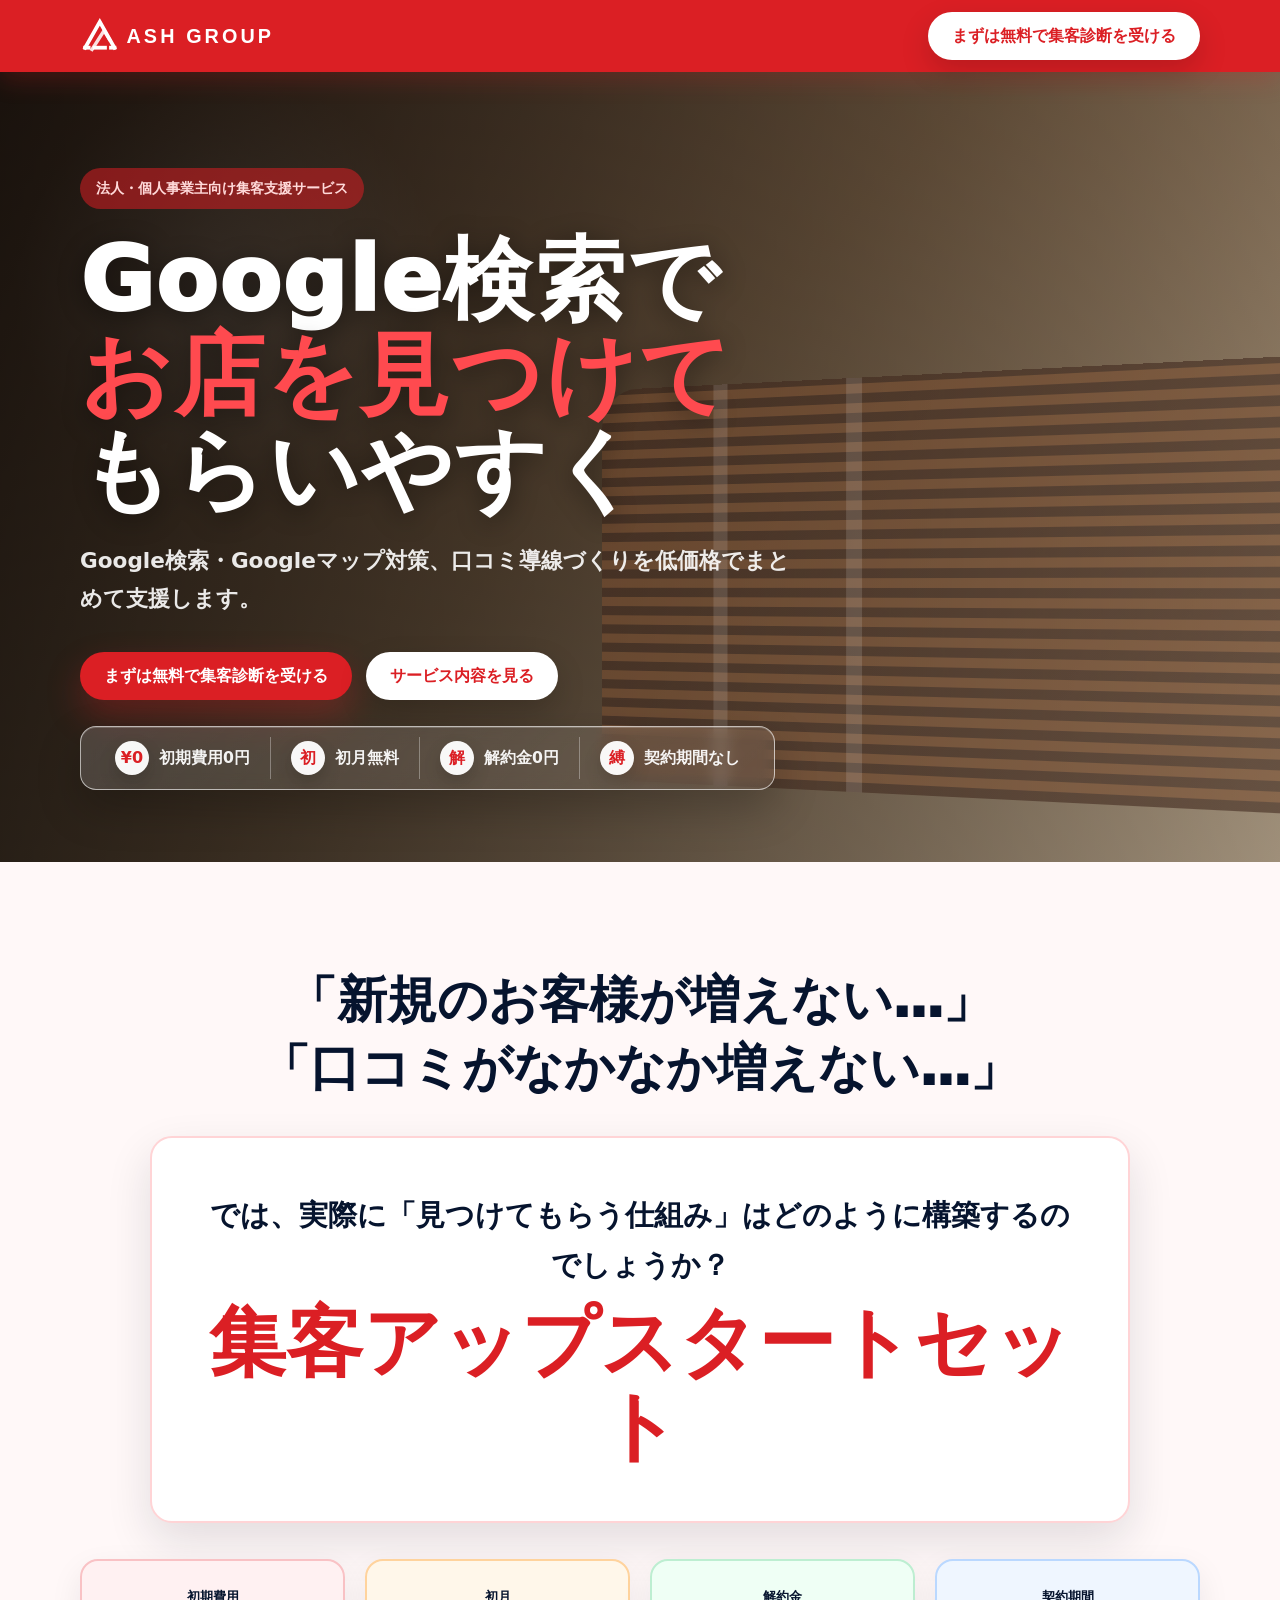
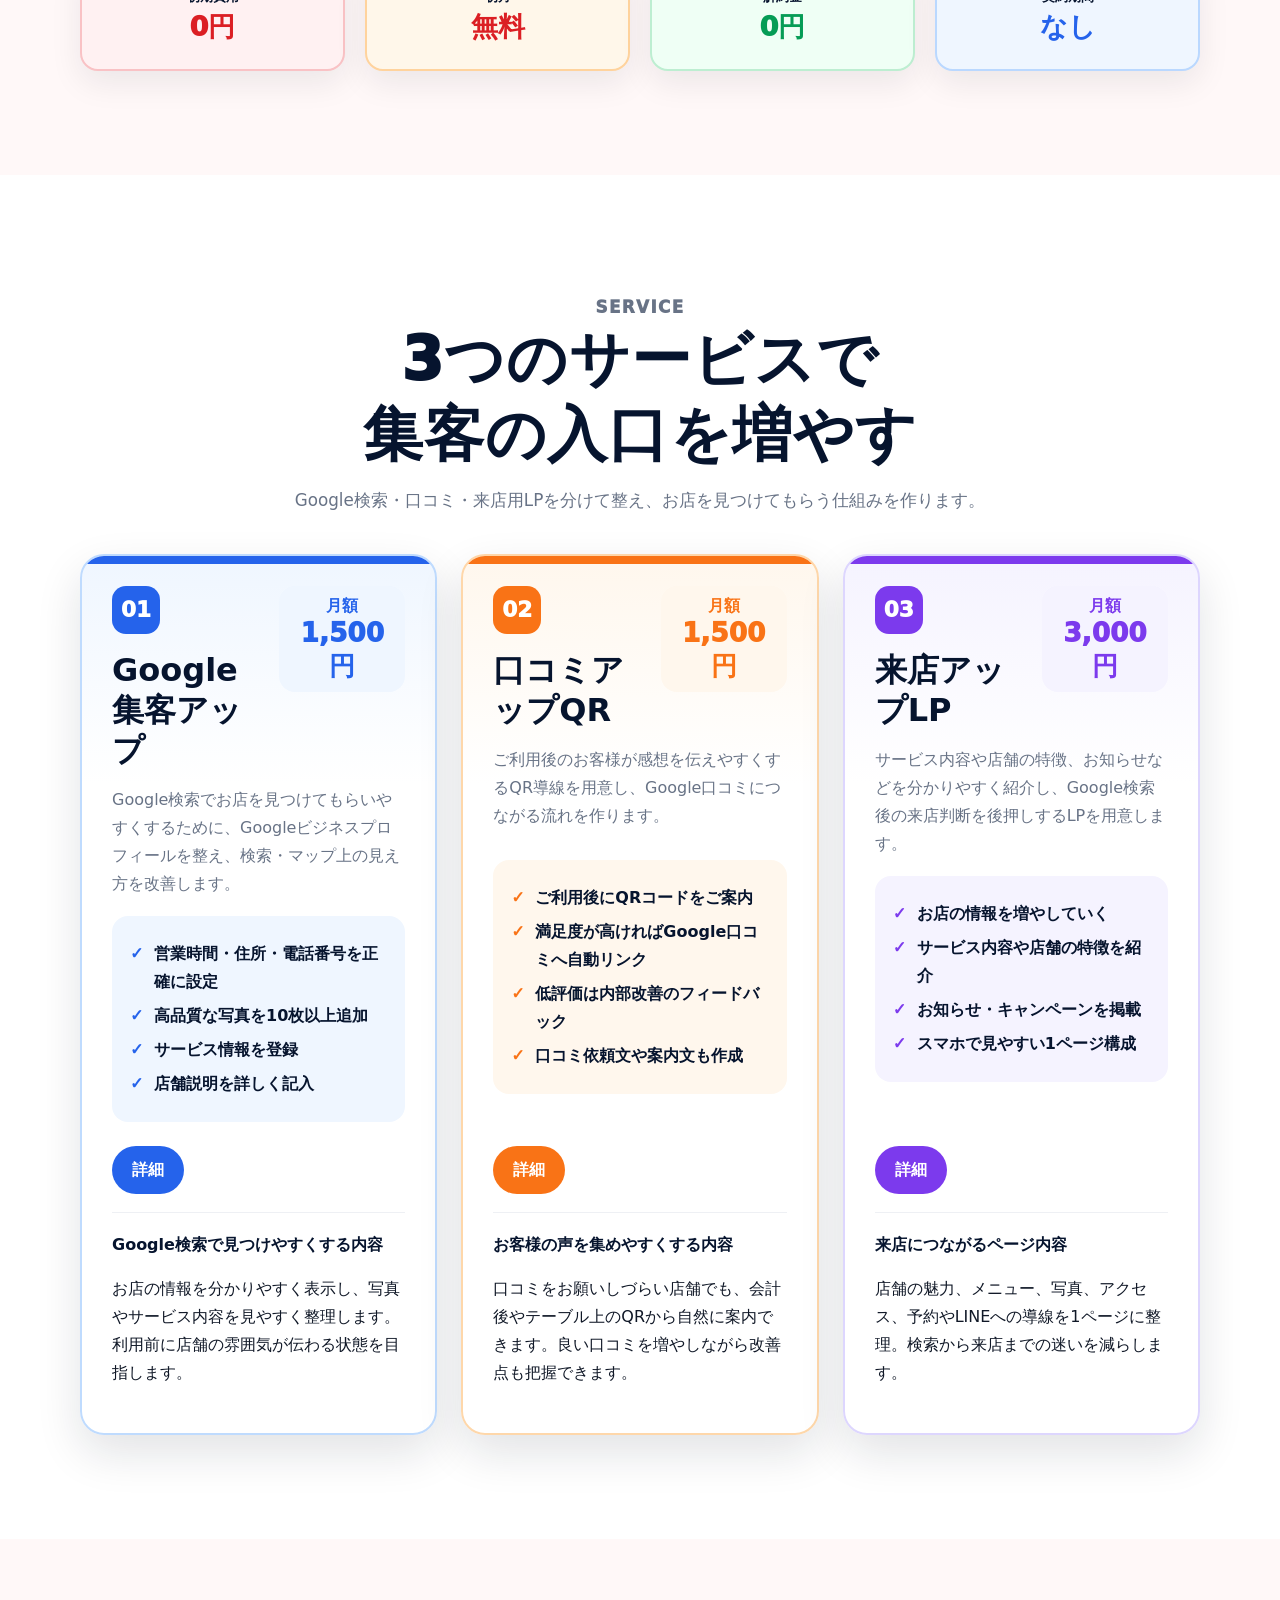
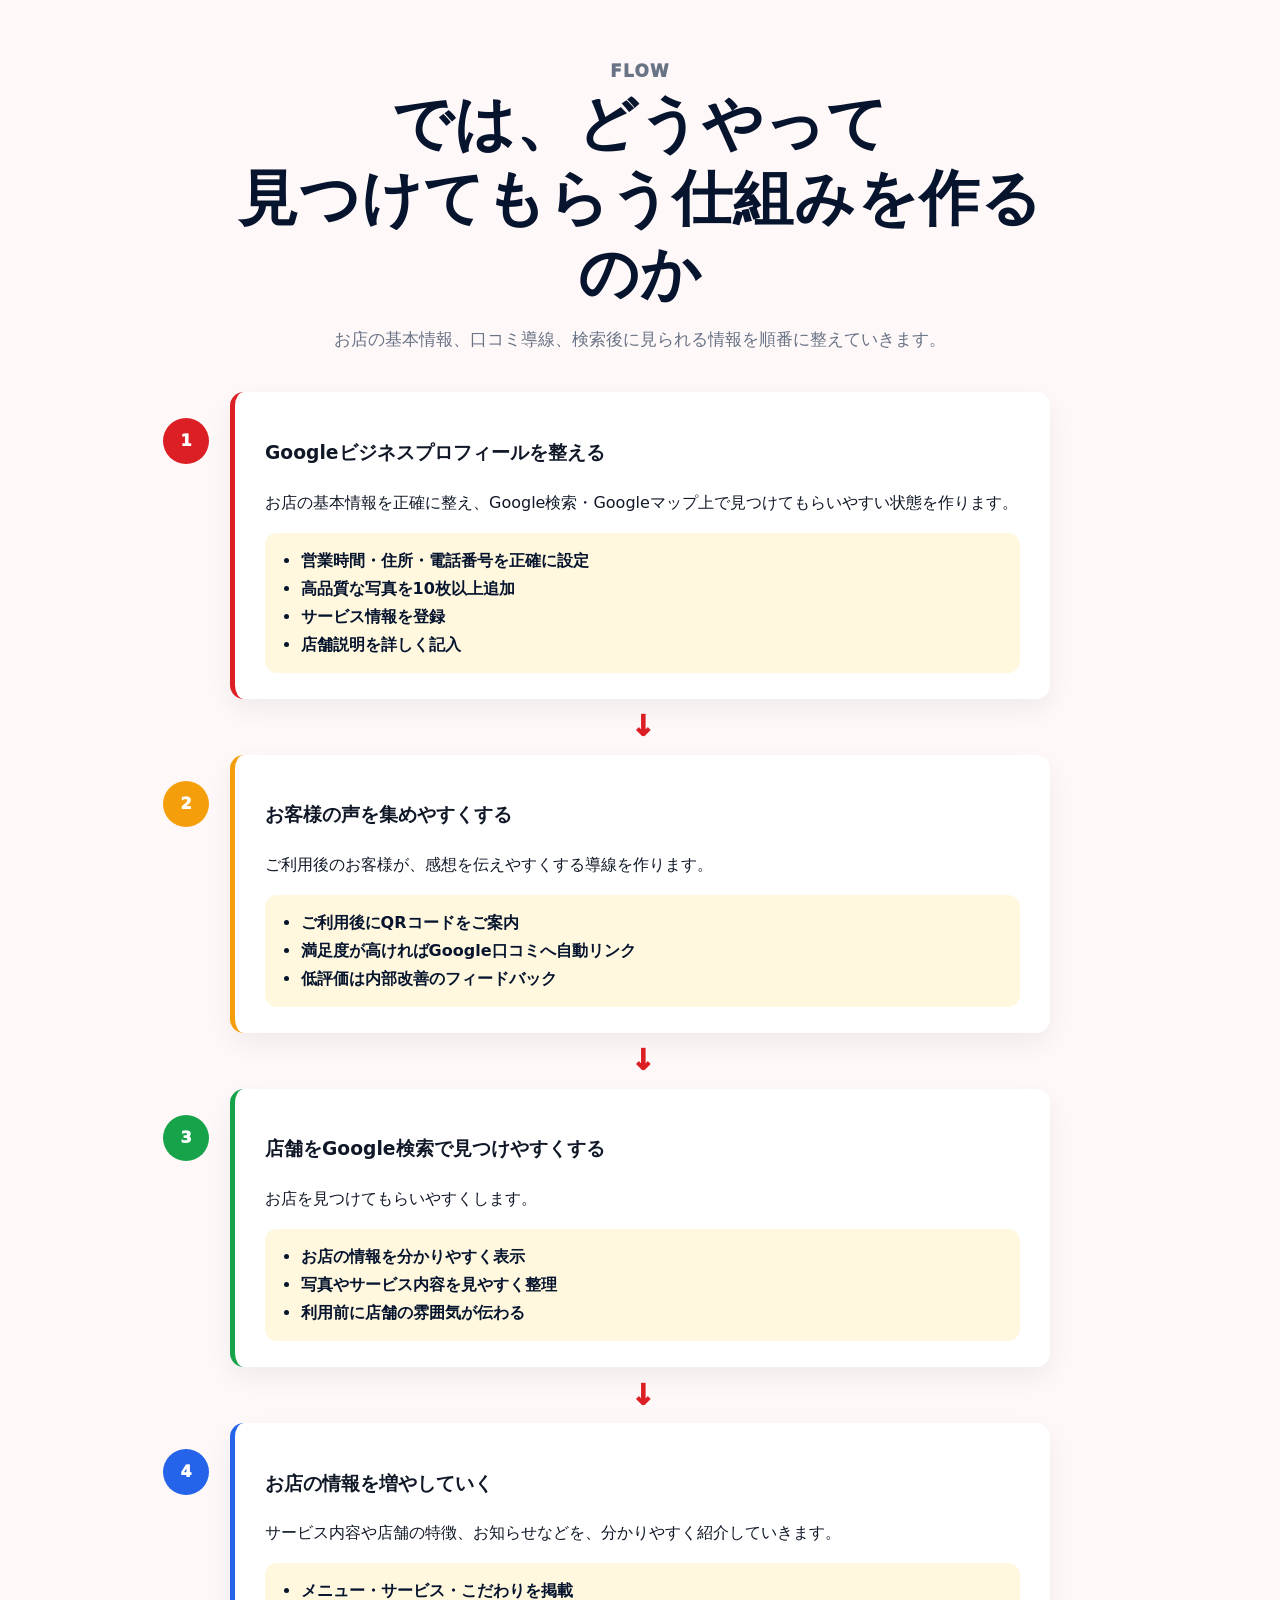
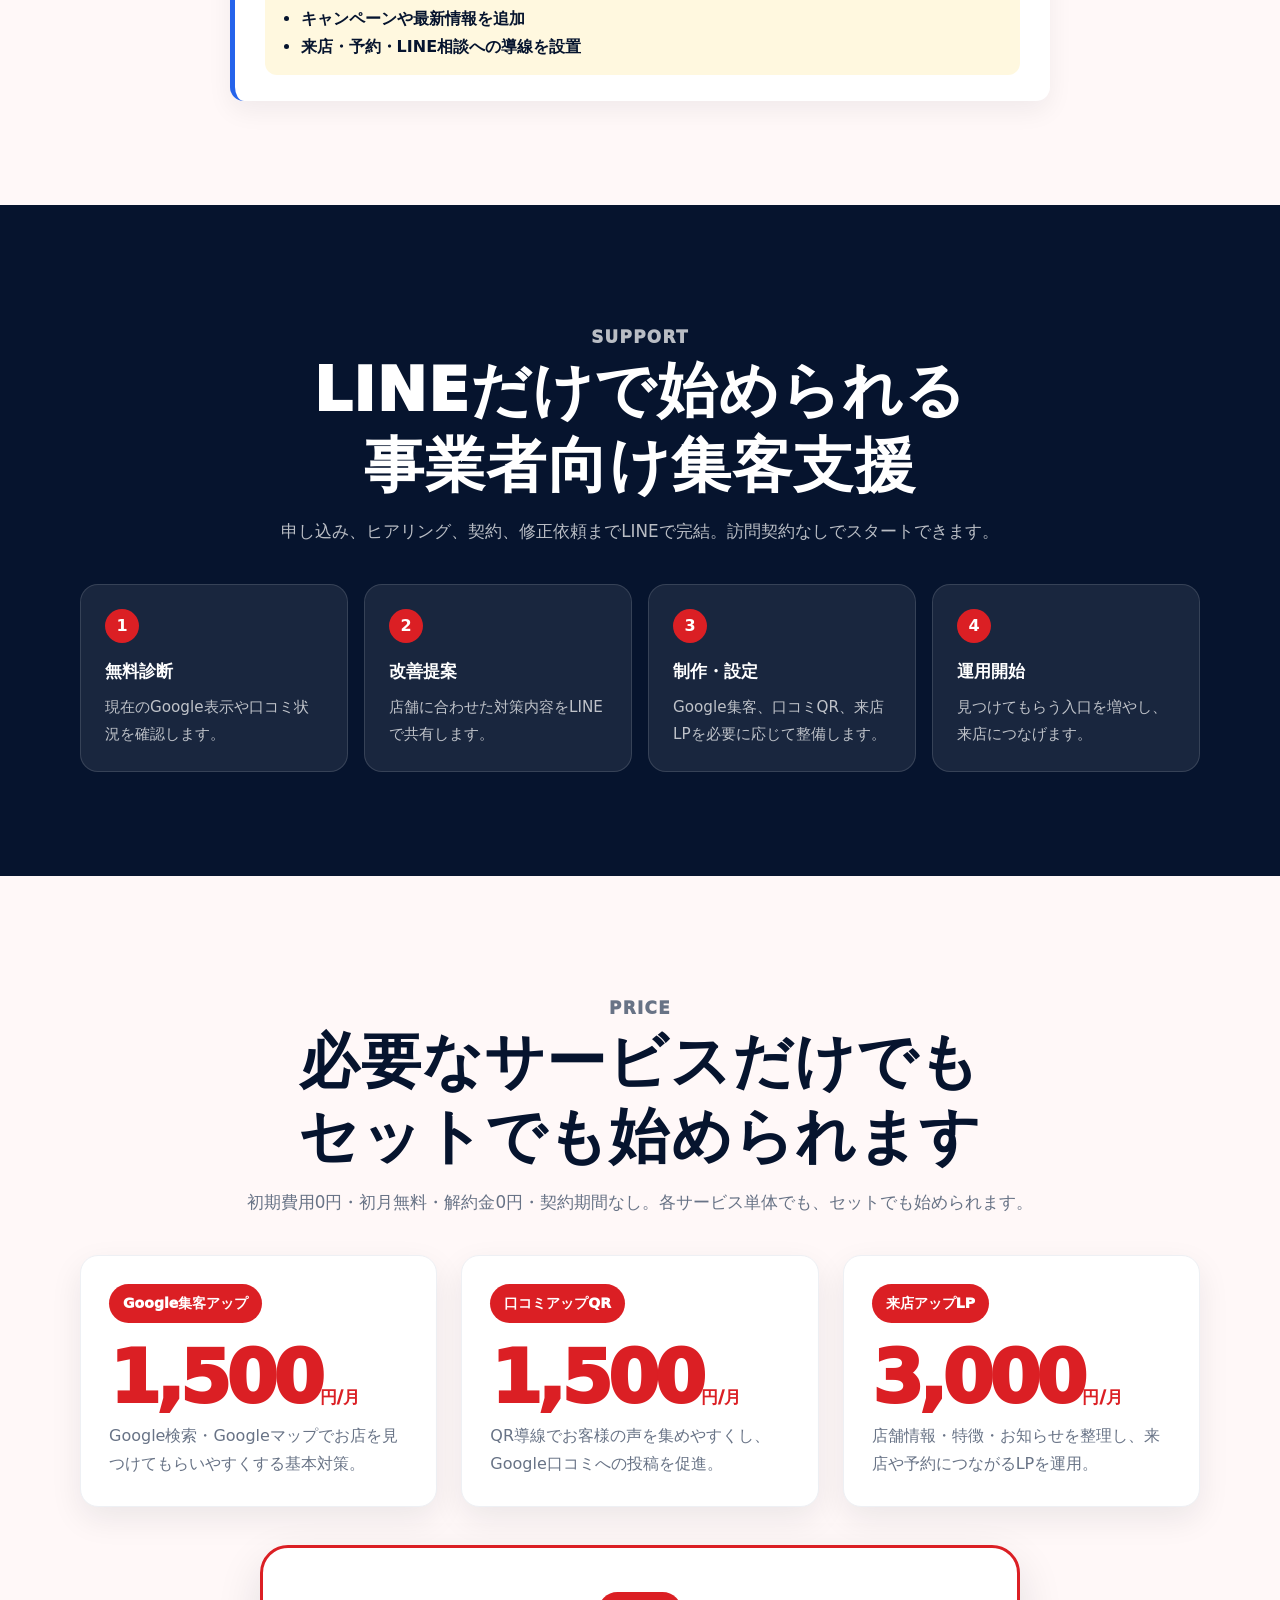
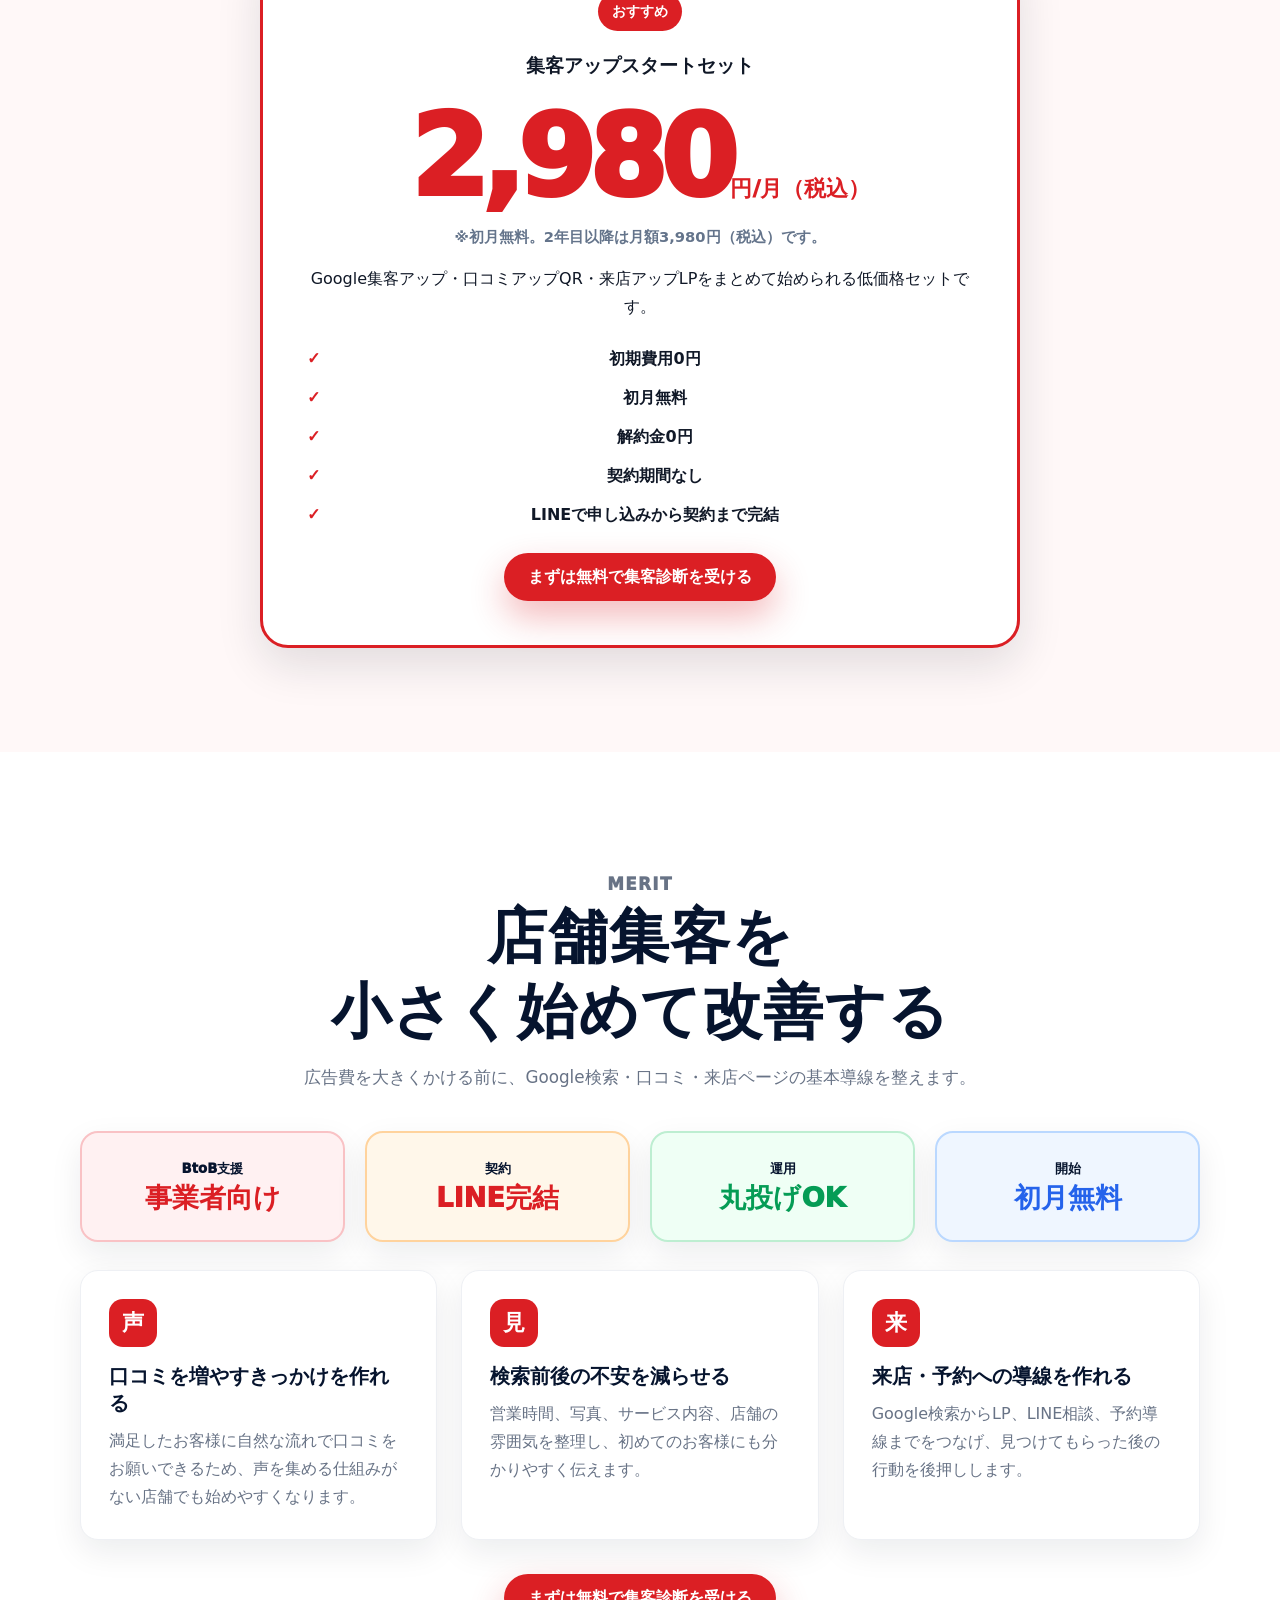
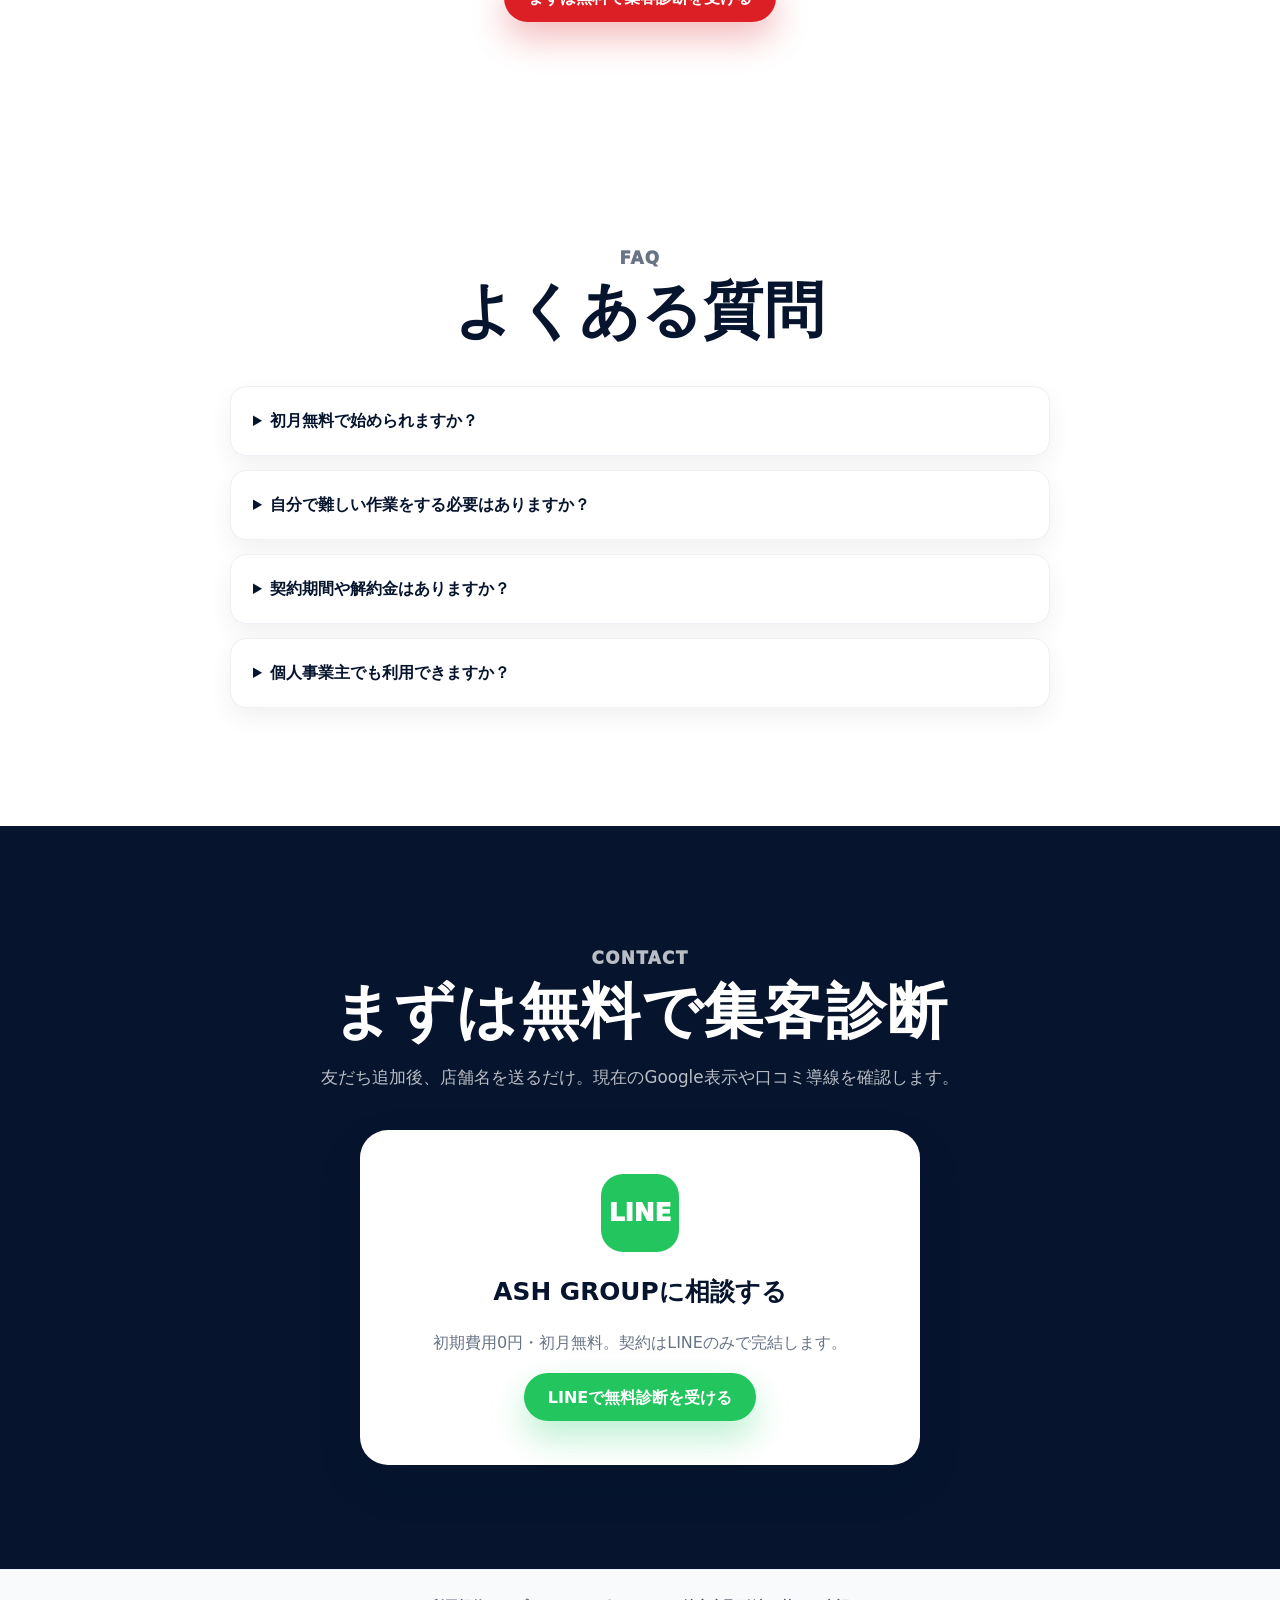
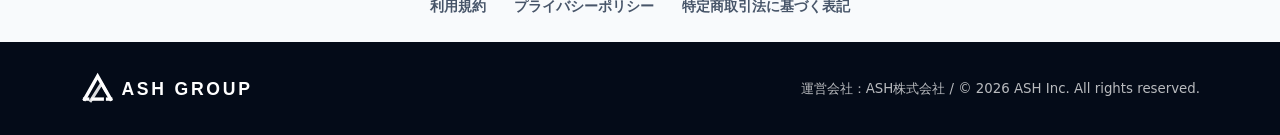
<file: index.html>
<!DOCTYPE html>
<html lang="ja">
<head>
  <meta charset="UTF-8">
  <meta name="viewport" content="width=device-width, initial-scale=1.0">
  <meta name="description" content="Google検索・Googleマップ・口コミ導線・LINE導線をまとめて支援。事業者向けの低価格集客サポートサービス。">
  <meta name="robots" content="index, follow">
  <meta property="og:type" content="website">
  <meta property="og:site_name" content="ASH GROUP">
  <meta property="og:title" content="事業者向けGoogle集客支援｜ASH GROUP">
  <meta property="og:description" content="Google検索・Googleマップ・口コミ導線・LINE導線をまとめて支援。事業者向けの低価格集客サポートサービス。">
  <meta property="og:image" content="assets/og/og-image.png">
  <meta property="og:image:width" content="1200">
  <meta property="og:image:height" content="630">
  <meta name="twitter:card" content="summary_large_image">
  <meta name="twitter:title" content="事業者向けGoogle集客支援｜ASH GROUP">
  <meta name="twitter:description" content="Google検索・Googleマップ・口コミ導線・LINE導線をまとめて支援。事業者向けの低価格集客サポートサービス。">
  <meta name="twitter:image" content="assets/og/og-image.png">
  <link rel="icon" href="favicon.ico?v=6" sizes="any">
  <link rel="icon" type="image/png" sizes="32x32" href="favicon-32x32.png?v=6">
  <link rel="apple-touch-icon" sizes="180x180" href="apple-touch-icon.png?v=6">
  <title>事業者向けGoogle集客支援｜ASH GROUP</title>
  <style>
    :root {
      --red: #db1f24;
      --red-dark: #b9151a;
      --navy: #06142e;
      --ink: #101827;
      --muted: #687386;
      --line: #22C55E;
      --bg: #fff8f8;
      --card: #ffffff;
      --shadow: 0 18px 45px rgba(16, 24, 39, .12);
      --radius: 22px;
    }

    @font-face {
      font-family: "ASH UI";
      src: local("Inter"), local("Segoe UI"), local("Arial");
      font-display: swap;
    }

    * { box-sizing: border-box; }
    html { scroll-behavior: smooth; }
    body {
      margin: 0;
      color: var(--ink);
      background: #fff;
      font-family: "ASH UI", system-ui, -apple-system, BlinkMacSystemFont, "Segoe UI", sans-serif;
      line-height: 1.75;
    }
    a { color: inherit; text-decoration: none; }
    img, svg { display: block; max-width: 100%; }
    .container {
      width: min(1120px, calc(100% - 32px));
      margin-inline: auto;
    }
    .header {
      position: sticky;
      top: 0;
      z-index: 20;
      background: var(--red);
      color: #fff;
      box-shadow: 0 8px 24px rgba(219, 31, 36, .22);
    }
    .header-inner {
      min-height: 72px;
      display: flex;
      align-items: center;
      justify-content: space-between;
      gap: 18px;
    }
    .brand {
      display: inline-flex;
      align-items: center;
      justify-content: center;
      padding: 0;
      line-height: 0;
    }
    .brand-logo {
      display: block;
      width: clamp(214px, 25vw, 272px);
      height: auto;
      aspect-ratio: 316 / 48;
      flex-shrink: 0;
    }
    .header .brand-logo {
      filter: none;
    }
    .footer-logo {
      display: inline-flex;
      align-items: center;
      justify-content: center;
      padding: 0;
      line-height: 0;
    }
    .footer-logo .brand-logo {
      width: 242px;
      filter: none;
    }
    .btn {
      display: inline-flex;
      align-items: center;
      justify-content: center;
      min-height: 48px;
      padding: 12px 24px;
      border-radius: 999px;
      font-weight: 900;
      line-height: 1.2;
      transition: transform .2s ease, box-shadow .2s ease, background .2s ease;
    }
    .btn:hover { transform: translateY(-1px); }
    .btn-white {
      color: var(--red);
      background: #fff;
      box-shadow: 0 12px 30px rgba(0, 0, 0, .16);
    }
    .btn-red {
      color: #fff;
      background: var(--red);
      box-shadow: 0 16px 35px rgba(219, 31, 36, .3);
    }
    .btn-red:hover { background: var(--red-dark); }
    .btn-line {
      color: #fff;
      background: var(--line);
      box-shadow: 0 16px 35px rgba(6, 199, 85, .28);
    }
    .hero {
      position: relative;
      min-height: 690px;
      color: #fff;
      overflow: hidden;
      background:
        linear-gradient(90deg, rgba(0, 0, 0, .7), rgba(0, 0, 0, .26)),
        radial-gradient(circle at 18% 28%, rgba(255,255,255,.18), transparent 18%),
        linear-gradient(135deg, #543b2a, #917354 48%, #d6c1a4);
    }
    .hero::before {
      content: "";
      position: absolute;
      inset: auto;
      pointer-events: none;
    }
    .hero::before {
      width: 64%;
      height: 54%;
      right: -8%;
      bottom: 8%;
      border-radius: 42px;
      background:
        linear-gradient(90deg, transparent 0 16%, rgba(255,255,255,.16) 16% 18%, transparent 18% 34%, rgba(255,255,255,.16) 34% 36%, transparent 36%),
        repeating-linear-gradient(0deg, rgba(62, 38, 27, .75) 0 10px, rgba(120, 75, 45, .75) 10px 20px);
      opacity: .78;
      transform: perspective(600px) rotateY(-8deg);
    }
    .hero-inner {
      position: relative;
      z-index: 1;
      padding: 96px 0 72px;
    }
    .eyebrow {
      display: inline-flex;
      align-items: center;
      gap: 8px;
      padding: 8px 16px;
      margin: 0 0 24px;
      border-radius: 999px;
      color: #ffd9d9;
      background: rgba(219, 31, 36, .54);
      font-weight: 800;
      font-size: .9rem;
    }
    .hero h1 {
      max-width: 780px;
      margin: 0;
      font-size: clamp(2.35rem, 7vw, 5.6rem);
      line-height: 1.06;
      letter-spacing: .02em;
      font-weight: 950;
      text-shadow: 0 5px 26px rgba(0,0,0,.42);
    }
    .hero .accent { color: #ff4a4f; }
    .hero-copy {
      max-width: 710px;
      margin: 24px 0 34px;
      font-size: clamp(1.02rem, 2vw, 1.35rem);
      font-weight: 700;
      color: rgba(255,255,255,.9);
    }
    .hero-actions {
      display: flex;
      flex-wrap: wrap;
      gap: 14px;
      align-items: center;
    }
    .trust-strip {
      display: inline-flex;
      align-items: center;
      gap: 0;
      width: fit-content;
      max-width: 100%;
      margin-top: 26px;
      padding: 10px 14px;
      border: 1px solid rgba(255,255,255,.62);
      border-radius: 16px;
      color: #fff;
      background: linear-gradient(135deg, rgba(255,255,255,.16), rgba(255,255,255,.07));
      box-shadow: 0 18px 44px rgba(0,0,0,.22), inset 0 1px 0 rgba(255,255,255,.2);
      backdrop-filter: blur(8px);
    }
    .trust-item {
      display: inline-flex;
      align-items: center;
      gap: 10px;
      padding: 4px 20px;
      color: rgba(255,255,255,.94);
      font-size: .98rem;
      font-weight: 900;
      white-space: nowrap;
    }
    .trust-item + .trust-item {
      border-left: 1px solid rgba(255,255,255,.32);
    }
    .trust-icon {
      display: grid;
      place-items: center;
      width: 34px;
      height: 34px;
      flex: 0 0 34px;
      border-radius: 50%;
      color: var(--red);
      background: rgba(255,255,255,.96);
      box-shadow: 0 8px 18px rgba(0,0,0,.16);
      font-size: 1rem;
    }
    .section {
      padding: clamp(64px, 9vw, 104px) 0;
    }
    .section-soft { background: var(--bg); }
    .section-dark {
      color: #fff;
      background: var(--navy);
    }
    .section-title {
      max-width: 850px;
      margin: 0 auto 38px;
      text-align: center;
    }
    .label {
      margin: 0 0 10px;
      color: var(--red);
      font-weight: 950;
      letter-spacing: .08em;
      text-transform: uppercase;
    }
    .section-dark .label { color: #ff7376; }
    h2 {
      margin: 0;
      color: var(--navy);
      font-size: clamp(2rem, 5vw, 3.75rem);
      line-height: 1.25;
      font-weight: 950;
      letter-spacing: .02em;
    }
    .section-dark h2 { color: #fff; }
    .section-title p {
      margin: 14px 0 0;
      color: var(--muted);
      font-size: 1.05rem;
    }
    .section-dark .section-title p { color: rgba(255,255,255,.72); }
    .problem-copy {
      max-width: 930px;
      margin: 0 auto 34px;
      text-align: center;
      color: var(--navy);
      font-size: clamp(1.7rem, 4.7vw, 3.15rem);
      line-height: 1.35;
      font-weight: 950;
    }
    .answer-box {
      max-width: 980px;
      margin: 0 auto 36px;
      padding: clamp(26px, 5vw, 52px);
      text-align: center;
      border: 2px solid #ffd4d6;
      border-radius: var(--radius);
      background: #fff;
      box-shadow: var(--shadow);
    }
    .answer-box p {
      margin: 0;
      font-size: clamp(1.1rem, 3vw, 1.8rem);
      font-weight: 900;
      color: var(--navy);
    }
    .answer-box strong {
      display: block;
      margin-top: 10px;
      color: var(--red);
      font-size: clamp(2.2rem, 7vw, 4.8rem);
      line-height: 1.1;
    }
    .cards {
      display: grid;
      grid-template-columns: repeat(4, 1fr);
      gap: 20px;
    }
    .mini-card,
    .card {
      border-radius: 18px;
      background: var(--card);
      box-shadow: 0 12px 32px rgba(16, 24, 39, .08);
    }
    .mini-card {
      padding: 24px 18px;
      text-align: center;
      border: 2px solid #f9c2c5;
      background: #fff1f2;
    }
    .mini-card:nth-child(2) { border-color: #ffd39d; background: #fff7ea; }
    .mini-card:nth-child(3) { border-color: #bdeed1; background: #effff5; }
    .mini-card:nth-child(4) { border-color: #bad8ff; background: #eff6ff; }
    .mini-card small {
      display: block;
      margin-bottom: 4px;
      color: var(--navy);
      font-weight: 950;
    }
    .mini-card strong {
      color: var(--red);
      font-size: 1.7rem;
      line-height: 1;
      font-weight: 950;
    }
    .mini-card:nth-child(3) strong { color: #059c55; }
    .mini-card:nth-child(4) strong { color: #2563eb; }
    .grid-3 {
      display: grid;
      grid-template-columns: repeat(3, 1fr);
      gap: 24px;
    }
    .service-card {
      position: relative;
      overflow: hidden;
      display: flex;
      flex-direction: column;
      height: 100%;
      padding: 30px;
      border: 2px solid #BFDBFE;
      border-radius: 24px;
      background: linear-gradient(180deg, #EFF6FF 0%, #fff 26%);
      box-shadow: var(--shadow);
    }
    .service-card::before {
      content: "";
      position: absolute;
      inset: 0 0 auto;
      height: 8px;
      background: #2563EB;
    }
    .service-card:nth-child(2) {
      border-color: #FED7AA;
      background: linear-gradient(180deg, #FFF7ED 0%, #fff 26%);
    }
    .service-card:nth-child(3) {
      border-color: #DDD6FE;
      background: linear-gradient(180deg, #F5F3FF 0%, #fff 26%);
    }
    .service-card:nth-child(2)::before { background: #F97316; }
    .service-card:nth-child(3)::before { background: #7C3AED; }
    .service-card .icon {
      background: #2563EB;
    }
    .service-card:nth-child(2) .icon {
      background: #F97316;
    }
    .service-card:nth-child(3) .icon {
      background: #7C3AED;
    }
    .service-head {
      display: flex;
      justify-content: space-between;
      gap: 14px;
      align-items: flex-start;
      margin-bottom: 16px;
      min-height: 118px;
    }
    .service-card h3 {
      margin: 0;
      color: var(--navy);
      font-size: clamp(1.45rem, 3vw, 2rem);
      line-height: 1.25;
    }
    .service-price {
      width: 126px;
      min-width: 126px;
      min-height: 74px;
      display: flex;
      flex-direction: column;
      align-items: center;
      justify-content: center;
      padding: 10px 12px;
      text-align: center;
      border-radius: 16px;
      color: #2563EB;
      background: #EFF6FF;
      font-weight: 950;
      line-height: 1.25;
    }
    .service-price span {
      display: block;
      font-size: 1.65rem;
    }
    .service-card:nth-child(2) .service-price {
      color: #F97316;
      background: #FFF7ED;
    }
    .service-card:nth-child(3) .service-price {
      color: #7C3AED;
      background: #F5F3FF;
    }
    .service-card > p {
      min-height: 96px;
      margin: 0;
      color: var(--muted);
    }
    .service-list {
      margin: 18px 0 24px;
      min-height: 166px;
      padding: 18px;
      list-style: none;
      border-radius: 16px;
      background: #EFF6FF;
    }
    .service-card:nth-child(2) .service-list { background: #FFF7ED; }
    .service-card:nth-child(3) .service-list { background: #F5F3FF; }
    .service-list li {
      position: relative;
      padding-left: 24px;
      margin: 6px 0;
      color: var(--navy);
      font-weight: 700;
    }
    .service-list li::before {
      content: "✓";
      position: absolute;
      left: 0;
      color: #2563EB;
      font-weight: 950;
    }
    .service-card:nth-child(2) .service-list li::before {
      color: #F97316;
    }
    .service-card:nth-child(3) .service-list li::before {
      color: #7C3AED;
    }
    .detail-btn {
      display: inline-flex;
      align-items: center;
      justify-content: center;
      align-self: flex-start;
      margin-top: auto;
      min-height: 44px;
      padding: 10px 20px;
      border-radius: 999px;
      color: #fff;
      background: #2563EB;
      font-weight: 950;
    }
    .service-card:nth-child(2) .detail-btn {
      background: #F97316;
    }
    .service-card:nth-child(3) .detail-btn {
      background: #7C3AED;
    }
    .detail-block {
      margin-top: 18px;
      padding-top: 18px;
      border-top: 1px solid #eef0f4;
      min-height: 148px;
    }
    .detail-block h4 {
      margin: 0 0 8px;
      color: var(--navy);
      font-size: 1rem;
    }
    .flow-card {
      --flow-gap: 56px;
      --flow-arrow-size: 1.8rem;
      position: relative;
      padding: 26px 30px;
      border-left: 5px solid var(--red);
      border-radius: 14px;
      background: #fff;
      box-shadow: 0 10px 26px rgba(16,24,39,.06);
    }
    .flow-card + .flow-card { margin-top: var(--flow-gap); }
    .flow-card + .flow-card::before {
      content: "↓";
      position: absolute;
      top: calc((var(--flow-gap) + var(--flow-arrow-size)) / -2);
      left: 50%;
      display: grid;
      place-items: center;
      width: var(--flow-arrow-size);
      height: var(--flow-arrow-size);
      transform: translateX(-50%);
      color: var(--red);
      font-size: var(--flow-arrow-size);
      font-weight: 950;
      line-height: 1;
    }
    .flow-no {
      position: absolute;
      left: -72px;
      top: 26px;
      display: grid;
      place-items: center;
      width: 46px;
      height: 46px;
      border-radius: 50%;
      color: #fff;
      background: var(--red);
      font-weight: 950;
    }
    .flow-card:nth-child(2) { border-color: #f59e0b; }
    .flow-card:nth-child(2) .flow-no { background: #f59e0b; }
    .flow-card:nth-child(3) { border-color: #16a34a; }
    .flow-card:nth-child(3) .flow-no { background: #16a34a; }
    .flow-card:nth-child(4) { border-color: #2563eb; }
    .flow-card:nth-child(4) .flow-no { background: #2563eb; }
    .flow-note {
      margin-top: 14px;
      padding: 14px 18px;
      border-radius: 12px;
      background: #fff8df;
      color: var(--navy);
      font-weight: 700;
    }
    .flow-note ul {
      margin: 0;
      padding-left: 1.1em;
    }
    .set-card {
      max-width: 760px;
      margin: 38px auto 0;
      padding: clamp(26px, 5vw, 44px);
      text-align: center;
      border: 3px solid var(--red);
      border-radius: 28px;
      background: #fff;
      box-shadow: var(--shadow);
    }
    .set-price {
      margin: 12px 0;
      color: var(--red);
      font-weight: 950;
      line-height: 1;
    }
    .set-price span:first-child {
      font-size: clamp(4rem, 11vw, 7rem);
      letter-spacing: -.06em;
    }
    .set-price span:last-child { font-size: 1.35rem; }
    .set-price-note {
      margin: 8px 0 0;
      color: #64748b;
      font-size: .92rem;
      font-weight: 800;
      line-height: 1.6;
    }
    .card {
      padding: 28px;
      border: 1px solid #eef0f4;
    }
    .card h3 {
      margin: 0 0 10px;
      color: var(--navy);
      font-size: 1.25rem;
      line-height: 1.35;
    }
    .card p { margin: 0; color: var(--muted); }
    .icon {
      display: inline-grid;
      place-items: center;
      width: 48px;
      height: 48px;
      margin-bottom: 16px;
      border-radius: 14px;
      color: #fff;
      background: var(--red);
      font-size: 1.35rem;
      font-weight: 950;
    }
    .steps {
      display: grid;
      grid-template-columns: repeat(4, 1fr);
      gap: 16px;
    }
    .step {
      padding: 24px;
      border-radius: 18px;
      background: rgba(255,255,255,.08);
      border: 1px solid rgba(255,255,255,.13);
    }
    .step b {
      display: inline-grid;
      place-items: center;
      width: 34px;
      height: 34px;
      margin-bottom: 14px;
      border-radius: 50%;
      background: var(--red);
    }
    .step h3 {
      margin: 0 0 8px;
      font-size: 1.05rem;
    }
    .step p {
      margin: 0;
      color: rgba(255,255,255,.72);
      font-size: .95rem;
    }
    .price-wrap {
      display: grid;
      grid-template-columns: minmax(0, 1fr) minmax(320px, 440px);
      gap: 34px;
      align-items: center;
    }
    .price-lead h2 { text-align: left; }
    .price-lead p {
      margin: 18px 0 0;
      color: var(--muted);
    }
    .price-card {
      position: relative;
      padding: 34px;
      border: 3px solid var(--red);
      border-radius: 26px;
      background: #fff;
      box-shadow: var(--shadow);
    }
    .badge {
      display: inline-flex;
      padding: 7px 14px;
      border-radius: 999px;
      color: #fff;
      background: var(--red);
      font-weight: 950;
      font-size: .88rem;
    }
    .price {
      margin: 18px 0 8px;
      color: var(--red);
      font-weight: 950;
      line-height: 1;
    }
    .price span:first-child {
      font-size: clamp(4rem, 10vw, 6.6rem);
      letter-spacing: -.06em;
    }
    .price span:last-child { font-size: 1.4rem; }
    .card .price span:first-child {
      font-size: clamp(3.1rem, 6vw, 4.6rem);
    }
    .card .price span:last-child {
      font-size: 1.05rem;
    }
    .checks {
      margin: 24px 0;
      padding: 0;
      list-style: none;
    }
    .checks li {
      position: relative;
      margin: 11px 0;
      padding-left: 30px;
      font-weight: 800;
    }
    .checks li::before {
      content: "✓";
      position: absolute;
      left: 0;
      color: var(--red);
      font-weight: 950;
    }
    .faq {
      max-width: 820px;
      margin: 0 auto;
    }
    details {
      margin: 14px 0;
      border: 1px solid #edf0f4;
      border-radius: 16px;
      background: #fff;
      box-shadow: 0 10px 24px rgba(16, 24, 39, .06);
    }
    summary {
      cursor: pointer;
      padding: 20px 22px;
      color: var(--navy);
      font-weight: 950;
    }
    details p {
      margin: 0;
      padding: 0 22px 22px;
      color: var(--muted);
    }
    .contact-box {
      max-width: 560px;
      margin: 0 auto;
      padding: clamp(28px, 5vw, 44px);
      text-align: center;
      color: var(--ink);
      border-radius: 28px;
      background: #fff;
      box-shadow: var(--shadow);
    }
    .line-mark {
      display: inline-grid;
      place-items: center;
      width: 78px;
      height: 78px;
      margin-bottom: 18px;
      border-radius: 22px;
      color: #fff;
      background: var(--line);
      font-weight: 950;
      font-size: 1.55rem;
    }
    .contact-box h3 {
      margin: 0 0 10px;
      color: var(--navy);
      font-size: 1.55rem;
    }
    .contact-box p { color: var(--muted); }
    .replace-note {
      margin: 14px 0 0;
      color: #8b95a5;
      font-size: .82rem;
    }
    .footer {
      padding: 28px 0 120px;
      color: rgba(255,255,255,.72);
      background: #040b18;
    }
    .legal-footer {
      padding: 22px 0;
      border-top: 1px solid #edf0f4;
      background: #f8fafc;
    }
    .legal-links {
      display: flex;
      flex-wrap: wrap;
      justify-content: center;
      gap: 12px 28px;
      margin: 0;
      padding: 0;
      list-style: none;
      text-align: center;
    }
    .legal-links a {
      color: #475569;
      font-size: .86rem;
      font-weight: 700;
    }
    .legal-links a:hover {
      color: var(--red);
    }
    body.legal-open .home-shell {
      display: none;
    }
    .legal-page {
      display: none;
      min-height: 100vh;
      padding: clamp(56px, 8vw, 88px) 0;
      background: #f8fafc;
    }
    body.legal-open .legal-page.is-active {
      display: block;
    }
    .legal-page-card {
      max-width: 900px;
      margin: 0 auto;
      padding: clamp(28px, 5vw, 52px);
      border: 1px solid #edf0f4;
      border-radius: 24px;
      background: #fff;
      box-shadow: 0 18px 45px rgba(16, 24, 39, .08);
    }
    .legal-page-card h1 {
      margin: 0 0 24px;
      color: var(--navy);
      font-size: clamp(1.9rem, 4vw, 2.8rem);
      line-height: 1.25;
    }
    .legal-page-card h2 {
      margin: 28px 0 10px;
      color: var(--navy);
      font-size: 1.15rem;
      line-height: 1.5;
    }
    .legal-page-card p,
    .legal-page-card li,
    .legal-page-card td,
    .legal-page-card th {
      color: #475569;
      font-size: .96rem;
    }
    .legal-page-card ul {
      padding-left: 1.2em;
    }
    .legal-page-card table {
      width: 100%;
      border-collapse: collapse;
      margin-top: 18px;
      overflow-wrap: anywhere;
    }
    .legal-page-card th,
    .legal-page-card td {
      padding: 14px 12px;
      border: 1px solid #e2e8f0;
      text-align: left;
      vertical-align: top;
    }
    .legal-page-card th {
      width: 32%;
      background: #f8fafc;
      color: var(--navy);
      font-weight: 900;
    }
    .legal-contact-note {
      margin: 24px 0 0;
      color: #475569;
      font-size: .96rem;
      text-align: center;
    }
    .legal-back {
      margin-top: 32px;
    }
    .footer-inner {
      display: flex;
      justify-content: space-between;
      gap: 18px;
      align-items: center;
    }
    .footer b { color: #fff; }
    .sticky-cta {
      position: fixed;
      left: 0;
      right: 0;
      bottom: 0;
      z-index: 30;
      padding: 12px 14px max(12px, env(safe-area-inset-bottom));
      background: rgba(255,255,255,.94);
      box-shadow: 0 -16px 36px rgba(16,24,39,.16);
    }
    .sticky-cta .btn {
      width: min(560px, 100%);
      margin: 0 auto;
    }
    @media (max-width: 860px) {
      .header-inner { min-height: 64px; }
      .brand {
        padding: 0;
      }
      .brand-logo {
        width: min(214px, 60vw);
      }
      .header .btn { display: none; }
      .hero { min-height: auto; }
      .hero-inner { padding: 70px 0 64px; }
      .cards,
      .grid-3,
      .steps,
      .price-wrap {
        grid-template-columns: 1fr;
      }
      .service-head {
        flex-direction: column;
        min-height: auto;
      }
      .service-price {
        width: 100%;
        min-width: 0;
      }
      .service-card > p,
      .service-list,
      .detail-block {
        min-height: auto;
      }
      .detail-btn {
        width: 100%;
      }
      .flow-no {
        position: static;
        margin-bottom: 12px;
      }
      .flow-card + .flow-card {
        --flow-gap: 52px;
      }
      .trust-strip {
        display: grid;
        grid-template-columns: 1fr 1fr;
        width: min(100%, 420px);
        padding: 10px;
        border-radius: 18px;
      }
      .trust-item {
        justify-content: flex-start;
        padding: 10px;
        font-size: .9rem;
      }
      .trust-item + .trust-item {
        border-left: 0;
      }
      .trust-item:nth-child(even) {
        border-left: 1px solid rgba(255,255,255,.24);
      }
      .trust-item:nth-child(n + 3) {
        border-top: 1px solid rgba(255,255,255,.24);
      }
      .cards { gap: 12px; }
      .price-lead h2 { text-align: center; }
      .footer-inner {
        flex-direction: column;
        text-align: center;
      }
      .legal-links {
        gap: 10px 18px;
      }
      .legal-page-card th,
      .legal-page-card td {
        display: block;
        width: 100%;
      }
    }
    @media (min-width: 861px) {
      .sticky-cta { display: none; }
      .footer { padding-bottom: 28px; }
    }
  </style>
</head>
<body>
  <header class="header home-shell">
    <div class="container header-inner">
      <a class="brand" href="#" aria-label="ASH GROUP">
        <svg class="brand-logo" xmlns="http://www.w3.org/2000/svg" viewBox="0 0 316 48" role="img" aria-label="ASH GROUP">
          <g fill="none" stroke="#ffffff" stroke-linecap="square" stroke-linejoin="miter">
            <path d="M6 38 L23 8 L40 38" stroke-width="4.4"/>
            <path d="M17 38 H29" stroke-width="4.4"/>
            <path d="M10 38 H6" stroke-width="4.4"/>
            <path d="M36 38 H40" stroke-width="4.4"/>
            <path d="M14 40 L28 18 L34 28" stroke-width="4" opacity=".86"/>
          </g>
          <text x="54" y="32" fill="#ffffff" font-family="Inter, Arial, Helvetica, sans-serif" font-size="23" font-weight="600" letter-spacing="3.6">ASH GROUP</text>
        </svg>
      </a>
      <a class="btn btn-white" href="https://s.lmes.jp/landing-qr/2009878913-JuOVc3y9?uLand=ZNNZrf" target="_blank" rel="noopener noreferrer">まずは無料で集客診断を受ける</a>
    </div>
  </header>

  <main class="home-shell">
    <section class="hero">
      <div class="container hero-inner">
        <p class="eyebrow">法人・個人事業主向け集客支援サービス</p>
        <h1>Google検索で<br><span class="accent">お店を見つけて</span><br>もらいやすく</h1>
        <p class="hero-copy">Google検索・Googleマップ対策、口コミ導線づくりを低価格でまとめて支援します。</p>
        <div class="hero-actions">
          <a class="btn btn-red" href="https://s.lmes.jp/landing-qr/2009878913-JuOVc3y9?uLand=ZNNZrf" target="_blank" rel="noopener noreferrer">まずは無料で集客診断を受ける</a>
          <a class="btn btn-white" href="#service">サービス内容を見る</a>
        </div>
        <div class="trust-strip" aria-label="安心して始められる条件">
          <div class="trust-item"><span class="trust-icon">¥0</span><span>初期費用0円</span></div>
          <div class="trust-item"><span class="trust-icon">初</span><span>初月無料</span></div>
          <div class="trust-item"><span class="trust-icon">解</span><span>解約金0円</span></div>
          <div class="trust-item"><span class="trust-icon">縛</span><span>契約期間なし</span></div>
        </div>
      </div>
    </section>

    <section class="section section-soft">
      <div class="container">
        <p class="problem-copy">「新規のお客様が増えない…」<br>「口コミがなかなか増えない…」</p>
        <div class="answer-box">
          <p>では、実際に「見つけてもらう仕組み」はどのように構築するのでしょうか？</p>
          <strong>集客アップスタートセット</strong>
        </div>
        <div class="cards">
          <div class="mini-card"><small>初期費用</small><strong>0円</strong></div>
          <div class="mini-card"><small>初月</small><strong>無料</strong></div>
          <div class="mini-card"><small>解約金</small><strong>0円</strong></div>
          <div class="mini-card"><small>契約期間</small><strong>なし</strong></div>
        </div>
      </div>
    </section>

    <section id="service" class="section">
      <div class="container">
        <div class="section-title">
          <p class="label">Service</p>
          <h2>3つのサービスで<br>集客の入口を増やす</h2>
          <p>Google検索・口コミ・来店用LPを分けて整え、お店を見つけてもらう仕組みを作ります。</p>
        </div>
        <div class="grid-3">
          <article class="service-card" id="google-service">
            <div class="service-head">
              <div>
                <span class="icon">01</span>
                <h3>Google集客アップ</h3>
              </div>
              <div class="service-price">月額<span>1,500円</span></div>
            </div>
            <p>Google検索でお店を見つけてもらいやすくするために、Googleビジネスプロフィールを整え、検索・マップ上の見え方を改善します。</p>
            <ul class="service-list">
              <li>営業時間・住所・電話番号を正確に設定</li>
              <li>高品質な写真を10枚以上追加</li>
              <li>サービス情報を登録</li>
              <li>店舗説明を詳しく記入</li>
            </ul>
            <a class="detail-btn" href="https://google-up.store-ash.jp/" target="_blank" rel="noopener noreferrer">詳細</a>
            <div class="detail-block" id="google-detail">
              <h4>Google検索で見つけやすくする内容</h4>
              <p>お店の情報を分かりやすく表示し、写真やサービス内容を見やすく整理します。利用前に店舗の雰囲気が伝わる状態を目指します。</p>
            </div>
          </article>
          <article class="service-card" id="qr-service">
            <div class="service-head">
              <div>
                <span class="icon">02</span>
                <h3>口コミアップQR</h3>
              </div>
              <div class="service-price">月額<span>1,500円</span></div>
            </div>
            <p>ご利用後のお客様が感想を伝えやすくするQR導線を用意し、Google口コミにつながる流れを作ります。</p>
            <ul class="service-list">
              <li>ご利用後にQRコードをご案内</li>
              <li>満足度が高ければGoogle口コミへ自動リンク</li>
              <li>低評価は内部改善のフィードバック</li>
              <li>口コミ依頼文や案内文も作成</li>
            </ul>
            <a class="detail-btn" href="https://ash-lp.my.canva.site/kutikomi-up" target="_blank" rel="noopener noreferrer">詳細</a>
            <div class="detail-block" id="qr-detail">
              <h4>お客様の声を集めやすくする内容</h4>
              <p>口コミをお願いしづらい店舗でも、会計後やテーブル上のQRから自然に案内できます。良い口コミを増やしながら改善点も把握できます。</p>
            </div>
          </article>
          <article class="service-card" id="lp-service">
            <div class="service-head">
              <div>
                <span class="icon">03</span>
                <h3>来店アップLP</h3>
              </div>
              <div class="service-price">月額<span>3,000円</span></div>
            </div>
            <p>サービス内容や店舗の特徴、お知らせなどを分かりやすく紹介し、Google検索後の来店判断を後押しするLPを用意します。</p>
            <ul class="service-list">
              <li>お店の情報を増やしていく</li>
              <li>サービス内容や店舗の特徴を紹介</li>
              <li>お知らせ・キャンペーンを掲載</li>
              <li>スマホで見やすい1ページ構成</li>
            </ul>
            <a class="detail-btn" href="https://ash-lp.my.canva.site/raiten-up" target="_blank" rel="noopener noreferrer">詳細</a>
            <div class="detail-block" id="lp-detail">
              <h4>来店につながるページ内容</h4>
              <p>店舗の魅力、メニュー、写真、アクセス、予約やLINEへの導線を1ページに整理。検索から来店までの迷いを減らします。</p>
            </div>
          </article>
        </div>
      </div>
    </section>

    <section class="section section-soft">
      <div class="container">
        <div class="section-title">
          <p class="label">Flow</p>
          <h2>では、どうやって<br>見つけてもらう仕組みを作るのか</h2>
          <p>お店の基本情報、口コミ導線、検索後に見られる情報を順番に整えていきます。</p>
        </div>
        <div class="faq">
          <article class="flow-card">
            <span class="flow-no">1</span>
            <h3>Googleビジネスプロフィールを整える</h3>
            <p>お店の基本情報を正確に整え、Google検索・Googleマップ上で見つけてもらいやすい状態を作ります。</p>
            <div class="flow-note">
              <ul>
                <li>営業時間・住所・電話番号を正確に設定</li>
                <li>高品質な写真を10枚以上追加</li>
                <li>サービス情報を登録</li>
                <li>店舗説明を詳しく記入</li>
              </ul>
            </div>
          </article>
          <article class="flow-card">
            <span class="flow-no">2</span>
            <h3>お客様の声を集めやすくする</h3>
            <p>ご利用後のお客様が、感想を伝えやすくする導線を作ります。</p>
            <div class="flow-note">
              <ul>
                <li>ご利用後にQRコードをご案内</li>
                <li>満足度が高ければGoogle口コミへ自動リンク</li>
                <li>低評価は内部改善のフィードバック</li>
              </ul>
            </div>
          </article>
          <article class="flow-card">
            <span class="flow-no">3</span>
            <h3>店舗をGoogle検索で見つけやすくする</h3>
            <p>お店を見つけてもらいやすくします。</p>
            <div class="flow-note">
              <ul>
                <li>お店の情報を分かりやすく表示</li>
                <li>写真やサービス内容を見やすく整理</li>
                <li>利用前に店舗の雰囲気が伝わる</li>
              </ul>
            </div>
          </article>
          <article class="flow-card">
            <span class="flow-no">4</span>
            <h3>お店の情報を増やしていく</h3>
            <p>サービス内容や店舗の特徴、お知らせなどを、分かりやすく紹介していきます。</p>
            <div class="flow-note">
              <ul>
                <li>メニュー・サービス・こだわりを掲載</li>
                <li>キャンペーンや最新情報を追加</li>
                <li>来店・予約・LINE相談への導線を設置</li>
              </ul>
            </div>
          </article>
        </div>
      </div>
    </section>

    <section class="section section-dark">
      <div class="container">
        <div class="section-title">
          <p class="label">Support</p>
          <h2>LINEだけで始められる<br>事業者向け集客支援</h2>
          <p>申し込み、ヒアリング、契約、修正依頼までLINEで完結。訪問契約なしでスタートできます。</p>
        </div>
        <div class="steps">
          <div class="step"><b>1</b><h3>無料診断</h3><p>現在のGoogle表示や口コミ状況を確認します。</p></div>
          <div class="step"><b>2</b><h3>改善提案</h3><p>店舗に合わせた対策内容をLINEで共有します。</p></div>
          <div class="step"><b>3</b><h3>制作・設定</h3><p>Google集客、口コミQR、来店LPを必要に応じて整備します。</p></div>
          <div class="step"><b>4</b><h3>運用開始</h3><p>見つけてもらう入口を増やし、来店につなげます。</p></div>
        </div>
      </div>
    </section>

    <section class="section section-soft">
      <div class="container">
        <div class="section-title">
          <p class="label">Price</p>
          <h2>必要なサービスだけでも<br>セットでも始められます</h2>
          <p>初期費用0円・初月無料・解約金0円・契約期間なし。各サービス単体でも、セットでも始められます。</p>
        </div>
        <div class="grid-3">
          <article class="card">
            <span class="badge">Google集客アップ</span>
            <div class="price"><span>1,500</span><span>円/月</span></div>
            <p>Google検索・Googleマップでお店を見つけてもらいやすくする基本対策。</p>
          </article>
          <article class="card">
            <span class="badge">口コミアップQR</span>
            <div class="price"><span>1,500</span><span>円/月</span></div>
            <p>QR導線でお客様の声を集めやすくし、Google口コミへの投稿を促進。</p>
          </article>
          <article class="card">
            <span class="badge">来店アップLP</span>
            <div class="price"><span>3,000</span><span>円/月</span></div>
            <p>店舗情報・特徴・お知らせを整理し、来店や予約につながるLPを運用。</p>
          </article>
        </div>
        <div class="set-card">
          <span class="badge">おすすめ</span>
          <h3>集客アップスタートセット</h3>
          <div class="set-price"><span>2,980</span><span>円/月（税込）</span></div>
          <p class="set-price-note">※初月無料。2年目以降は月額3,980円（税込）です。</p>
          <p>Google集客アップ・口コミアップQR・来店アップLPをまとめて始められる低価格セットです。</p>
          <ul class="checks">
            <li>初期費用0円</li>
            <li>初月無料</li>
            <li>解約金0円</li>
            <li>契約期間なし</li>
            <li>LINEで申し込みから契約まで完結</li>
          </ul>
          <a class="btn btn-red" href="https://s.lmes.jp/landing-qr/2009878913-JuOVc3y9?uLand=ZNNZrf" target="_blank" rel="noopener noreferrer">まずは無料で集客診断を受ける</a>
        </div>
      </div>
    </section>

    <section class="section">
      <div class="container">
        <div class="section-title">
          <p class="label">Merit</p>
          <h2>店舗集客を<br>小さく始めて改善する</h2>
          <p>広告費を大きくかける前に、Google検索・口コミ・来店ページの基本導線を整えます。</p>
        </div>
        <div class="cards">
          <div class="mini-card"><small>BtoB支援</small><strong>事業者向け</strong></div>
          <div class="mini-card"><small>契約</small><strong>LINE完結</strong></div>
          <div class="mini-card"><small>運用</small><strong>丸投げOK</strong></div>
          <div class="mini-card"><small>開始</small><strong>初月無料</strong></div>
        </div>
        <div class="grid-3" style="margin-top: 28px;">
          <article class="card">
            <span class="icon">声</span>
            <h3>口コミを増やすきっかけを作れる</h3>
            <p>満足したお客様に自然な流れで口コミをお願いできるため、声を集める仕組みがない店舗でも始めやすくなります。</p>
          </article>
          <article class="card">
            <span class="icon">見</span>
            <h3>検索前後の不安を減らせる</h3>
            <p>営業時間、写真、サービス内容、店舗の雰囲気を整理し、初めてのお客様にも分かりやすく伝えます。</p>
          </article>
          <article class="card">
            <span class="icon">来</span>
            <h3>来店・予約への導線を作れる</h3>
            <p>Google検索からLP、LINE相談、予約導線までをつなげ、見つけてもらった後の行動を後押しします。</p>
          </article>
        </div>
        <div style="margin-top: 34px; text-align: center;">
          <a class="btn btn-red" href="https://s.lmes.jp/landing-qr/2009878913-JuOVc3y9?uLand=ZNNZrf" target="_blank" rel="noopener noreferrer">まずは無料で集客診断を受ける</a>
        </div>
      </div>
    </section>

    <section class="section">
      <div class="container">
        <div class="section-title">
          <p class="label">FAQ</p>
          <h2>よくある質問</h2>
        </div>
        <div class="faq">
          <details>
            <summary>初月無料で始められますか？</summary>
            <p>はい。初月無料で始められます。単体サービスは月額1,500円から、集客アップスタートセットは月額2,980円（税込）です。</p>
          </details>
          <details>
            <summary>自分で難しい作業をする必要はありますか？</summary>
            <p>基本的には丸投げOKです。店舗情報など最低限の確認だけLINEでご対応ください。</p>
          </details>
          <details>
            <summary>契約期間や解約金はありますか？</summary>
            <p>契約期間の縛りはなく、解約金も0円です。小さく試しやすい設計にしています。</p>
          </details>
          <details>
            <summary>個人事業主でも利用できますか？</summary>
            <p>はい。店舗ビジネスを運営する法人、個人事業主、中小事業者向けのBtoBサービスです。</p>
          </details>
        </div>
      </div>
    </section>

    <section id="contact" class="section section-dark">
      <div class="container">
        <div class="section-title">
          <p class="label">Contact</p>
          <h2>まずは無料で集客診断</h2>
          <p>友だち追加後、店舗名を送るだけ。現在のGoogle表示や口コミ導線を確認します。</p>
        </div>
        <div class="contact-box">
          <div class="line-mark">LINE</div>
          <h3>ASH GROUPに相談する</h3>
          <p>初期費用0円・初月無料。契約はLINEのみで完結します。</p>
          <a class="btn btn-line" href="https://s.lmes.jp/landing-qr/2009878913-JuOVc3y9?uLand=ZNNZrf" target="_blank" rel="noopener noreferrer">LINEで無料診断を受ける</a>
        </div>
      </div>
    </section>
  </main>

  <nav class="legal-footer home-shell" aria-label="法務リンク">
    <div class="container">
      <ul class="legal-links">
        <li><a href="#terms-page" onclick="event.preventDefault(); switchPage('terms-page');">利用規約</a></li>
        <li><a href="#privacy-page" onclick="event.preventDefault(); switchPage('privacy-page');">プライバシーポリシー</a></li>
        <li><a href="#tokusho-page" onclick="event.preventDefault(); switchPage('tokusho-page');">特定商取引法に基づく表記</a></li>
      </ul>
    </div>
  </nav>

  <footer class="footer home-shell">
    <div class="container footer-inner">
      <span class="footer-logo" aria-label="ASH GROUP">
        <svg class="brand-logo" xmlns="http://www.w3.org/2000/svg" viewBox="0 0 316 48" role="img" aria-label="ASH GROUP">
          <g fill="none" stroke="#ffffff" stroke-linecap="square" stroke-linejoin="miter">
            <path d="M6 38 L23 8 L40 38" stroke-width="4.4"/>
            <path d="M17 38 H29" stroke-width="4.4"/>
            <path d="M10 38 H6" stroke-width="4.4"/>
            <path d="M36 38 H40" stroke-width="4.4"/>
            <path d="M14 40 L28 18 L34 28" stroke-width="4" opacity=".86"/>
          </g>
          <text x="54" y="32" fill="#ffffff" font-family="Inter, Arial, Helvetica, sans-serif" font-size="23" font-weight="600" letter-spacing="3.6">ASH GROUP</text>
        </svg>
      </span>
      <small>運営会社：ASH株式会社 / © 2026 ASH Inc. All rights reserved.</small>
    </div>
  </footer>

  <div class="sticky-cta home-shell">
    <a class="btn btn-line" href="https://s.lmes.jp/landing-qr/2009878913-JuOVc3y9?uLand=ZNNZrf" target="_blank" rel="noopener noreferrer">無料診断をLINEで受ける</a>
  </div>

  <section id="terms-page" class="legal-page" aria-labelledby="terms-title">
    <div class="container">
      <div class="legal-page-card">
        <h1 id="terms-title">利用規約</h1>
        <p>本利用規約（以下「本規約」といいます。）は、ASH株式会社（以下「当社」といいます。）が提供する「集客アップスタートセット」および関連サービス（以下「本サービス」といいます。）の利用条件を定めるものです。</p>

        <h2>第1条（適用）</h2>
        <p>本規約は、本サービスを利用するすべての事業者、法人、個人事業主および店舗運営者（以下「利用者」といいます。）に適用されます。</p>

        <h2>第2条（サービス内容）</h2>
        <p>本サービスは、Google検索・Googleマップ対策、口コミ導線の整備、来店促進用LPの制作・運用支援、LINEを利用した相談対応等を含みます。具体的な提供内容は、申込時の案内または個別の合意により定めます。</p>

        <h2>第3条（申込・契約）</h2>
        <p>利用者は、当社所定の方法により本サービスを申し込むものとします。当社が申込を承諾した時点で、利用契約が成立します。</p>

        <h2>第4条（料金）</h2>
        <p>利用者は、当社が定める料金を支払うものとします。料金、無料期間、支払方法、解約条件等は、LP上の表示または個別案内に従います。</p>

        <h2>第5条（禁止事項）</h2>
        <ul>
          <li>虚偽情報の提供、第三者になりすます行為</li>
          <li>法令または公序良俗に反する行為</li>
          <li>当社または第三者の権利、信用、利益を侵害する行為</li>
          <li>本サービスの運営を妨げる行為</li>
          <li>その他、当社が不適切と判断する行為</li>
        </ul>

        <h2>第6条（免責事項）</h2>
        <p>当社は、本サービスにより検索順位、口コミ数、来店数、売上等の成果を保証するものではありません。また、Googleその他外部サービスの仕様変更、審査、停止等により発生した損害について、当社に故意または重過失がある場合を除き責任を負いません。</p>

        <h2>第7条（解約）</h2>
        <p>利用者は、当社所定の方法により本サービスを解約できます。解約の適用時期、精算方法等は個別案内または当社所定の運用に従います。</p>

        <h2>第8条（規約の変更）</h2>
        <p>当社は、必要に応じて本規約を変更できるものとします。変更後の規約は、本ページへの掲載その他当社が適切と判断する方法により通知します。</p>

        <h2>第9条（準拠法・管轄）</h2>
        <p>本規約は日本法に準拠します。本サービスに関して紛争が生じた場合、当社所在地を管轄する裁判所を第一審の専属的合意管轄裁判所とします。</p>

        <div class="legal-back">
          <button class="btn btn-red" type="button" onclick="switchPage('home')">ホームに戻る</button>
        </div>
      </div>
    </div>
  </section>

  <section id="privacy-page" class="legal-page" aria-labelledby="privacy-title">
    <div class="container">
      <div class="legal-page-card">
        <h1 id="privacy-title">プライバシーポリシー</h1>
        <p>ASH株式会社（以下「当社」といいます。）は、当社が提供するサービスにおいて取得する個人情報を、以下の方針に基づき適切に取り扱います。</p>

        <h2>1. 取得する情報</h2>
        <p>当社は、氏名、店舗名、会社名、電話番号、メールアドレス、LINEアカウント情報、店舗情報、相談内容、申込内容、その他本サービス提供に必要な情報を取得する場合があります。</p>

        <h2>2. 利用目的</h2>
        <ul>
          <li>本サービスの提供、運用、保守のため</li>
          <li>問い合わせ、相談、申込への対応のため</li>
          <li>契約、請求、支払確認、本人確認のため</li>
          <li>サービス改善、品質向上、新サービス案内のため</li>
          <li>法令または規約違反への対応のため</li>
        </ul>

        <h2>3. 第三者提供</h2>
        <p>当社は、法令に基づく場合、利用者の同意がある場合、または業務委託先に必要な範囲で提供する場合を除き、個人情報を第三者へ提供しません。</p>

        <h2>4. 業務委託</h2>
        <p>当社は、サービス提供に必要な範囲で、制作、運用、決済、連絡、分析等の業務を外部事業者へ委託する場合があります。この場合、委託先に対して適切な管理を行います。</p>

        <h2>5. 安全管理</h2>
        <p>当社は、個人情報の漏えい、滅失、毀損、不正アクセス等を防止するため、必要かつ適切な安全管理措置を講じます。</p>

        <h2>6. 開示・訂正・削除等</h2>
        <p>利用者から個人情報の開示、訂正、利用停止、削除等の請求があった場合、当社は本人確認のうえ、法令に従い適切に対応します。</p>

        <h2>7. Cookie等の利用</h2>
        <p>当社サイトでは、利便性向上、アクセス解析、広告効果測定等のためにCookie等を利用する場合があります。ブラウザ設定によりCookieを無効化できますが、一部機能が利用できない場合があります。</p>

        <h2>8. お問い合わせ</h2>
        <p>個人情報の取り扱いに関するお問い合わせは、当社所定の連絡方法によりお願いいたします。</p>

        <h2>9. 改定</h2>
        <p>当社は、必要に応じて本ポリシーを改定します。改定後の内容は、本ページへの掲載をもって効力を生じます。</p>

        <div class="legal-back">
          <button class="btn btn-red" type="button" onclick="switchPage('home')">ホームに戻る</button>
        </div>
      </div>
    </div>
  </section>

  <section id="tokusho-page" class="legal-page" aria-labelledby="tokusho-title">
    <div class="container">
      <div class="legal-page-card">
        <h1 id="tokusho-title">特定商取引法に基づく表記</h1>
        <table>
          <tbody>
            <tr>
              <th>販売事業者</th>
              <td>ASH株式会社</td>
            </tr>
            <tr>
              <th>運営責任者</th>
              <td>請求があった場合、遅滞なく開示いたします。</td>
            </tr>
            <tr>
              <th>所在地</th>
              <td>請求があった場合、遅滞なく開示いたします。</td>
            </tr>
            <tr>
              <th>電話番号</th>
              <td>請求があった場合、遅滞なく開示いたします。</td>
            </tr>
            <tr>
              <th>メールアドレス</th>
              <td>請求があった場合、遅滞なく開示いたします。</td>
            </tr>
            <tr>
              <th>販売価格</th>
              <td>各サービスページまたは申込時の案内に記載しています。表示価格は税込です。</td>
            </tr>
            <tr>
              <th>商品代金以外の必要料金</th>
              <td>インターネット接続料金、通信料金、振込手数料等は利用者の負担となります。</td>
            </tr>
            <tr>
              <th>支払方法</th>
              <td>当社指定の決済方法または個別に案内する方法によります。</td>
            </tr>
            <tr>
              <th>支払時期</th>
              <td>申込時または当社が別途定める時期にお支払いいただきます。</td>
            </tr>
            <tr>
              <th>サービス提供時期</th>
              <td>申込および必要情報の確認後、当社所定のスケジュールに従い提供を開始します。</td>
            </tr>
            <tr>
              <th>返品・キャンセル</th>
              <td>サービスの性質上、提供開始後の返品・返金には応じられません。ただし、当社に故意または重過失がある場合はこの限りではありません。</td>
            </tr>
            <tr>
              <th>解約について</th>
              <td>解約を希望する場合は、当社所定の方法によりご連絡ください。解約条件は申込時の案内または個別の契約内容に従います。</td>
            </tr>
          </tbody>
        </table>

        <p class="legal-contact-note">
          お問い合わせは公式LINEよりお願いいたします。<br>
          請求をいただいた場合、遅滞なく必要情報を開示いたします。
        </p>

        <div class="legal-back">
          <button class="btn btn-red" type="button" onclick="switchPage('home')">ホームに戻る</button>
        </div>
      </div>
    </div>
  </section>

  <script>
    function switchPage(pageId) {
      document.querySelectorAll('.legal-page').forEach(function(page) {
        page.classList.remove('is-active');
      });

      if (pageId === 'home') {
        document.body.classList.remove('legal-open');
        window.scrollTo({ top: 0, behavior: 'smooth' });
        return;
      }

      var target = document.getElementById(pageId);
      if (!target) return;

      document.body.classList.add('legal-open');
      target.classList.add('is-active');
      window.scrollTo({ top: 0, behavior: 'auto' });
    }
  </script>
</body>
</html>
</file>
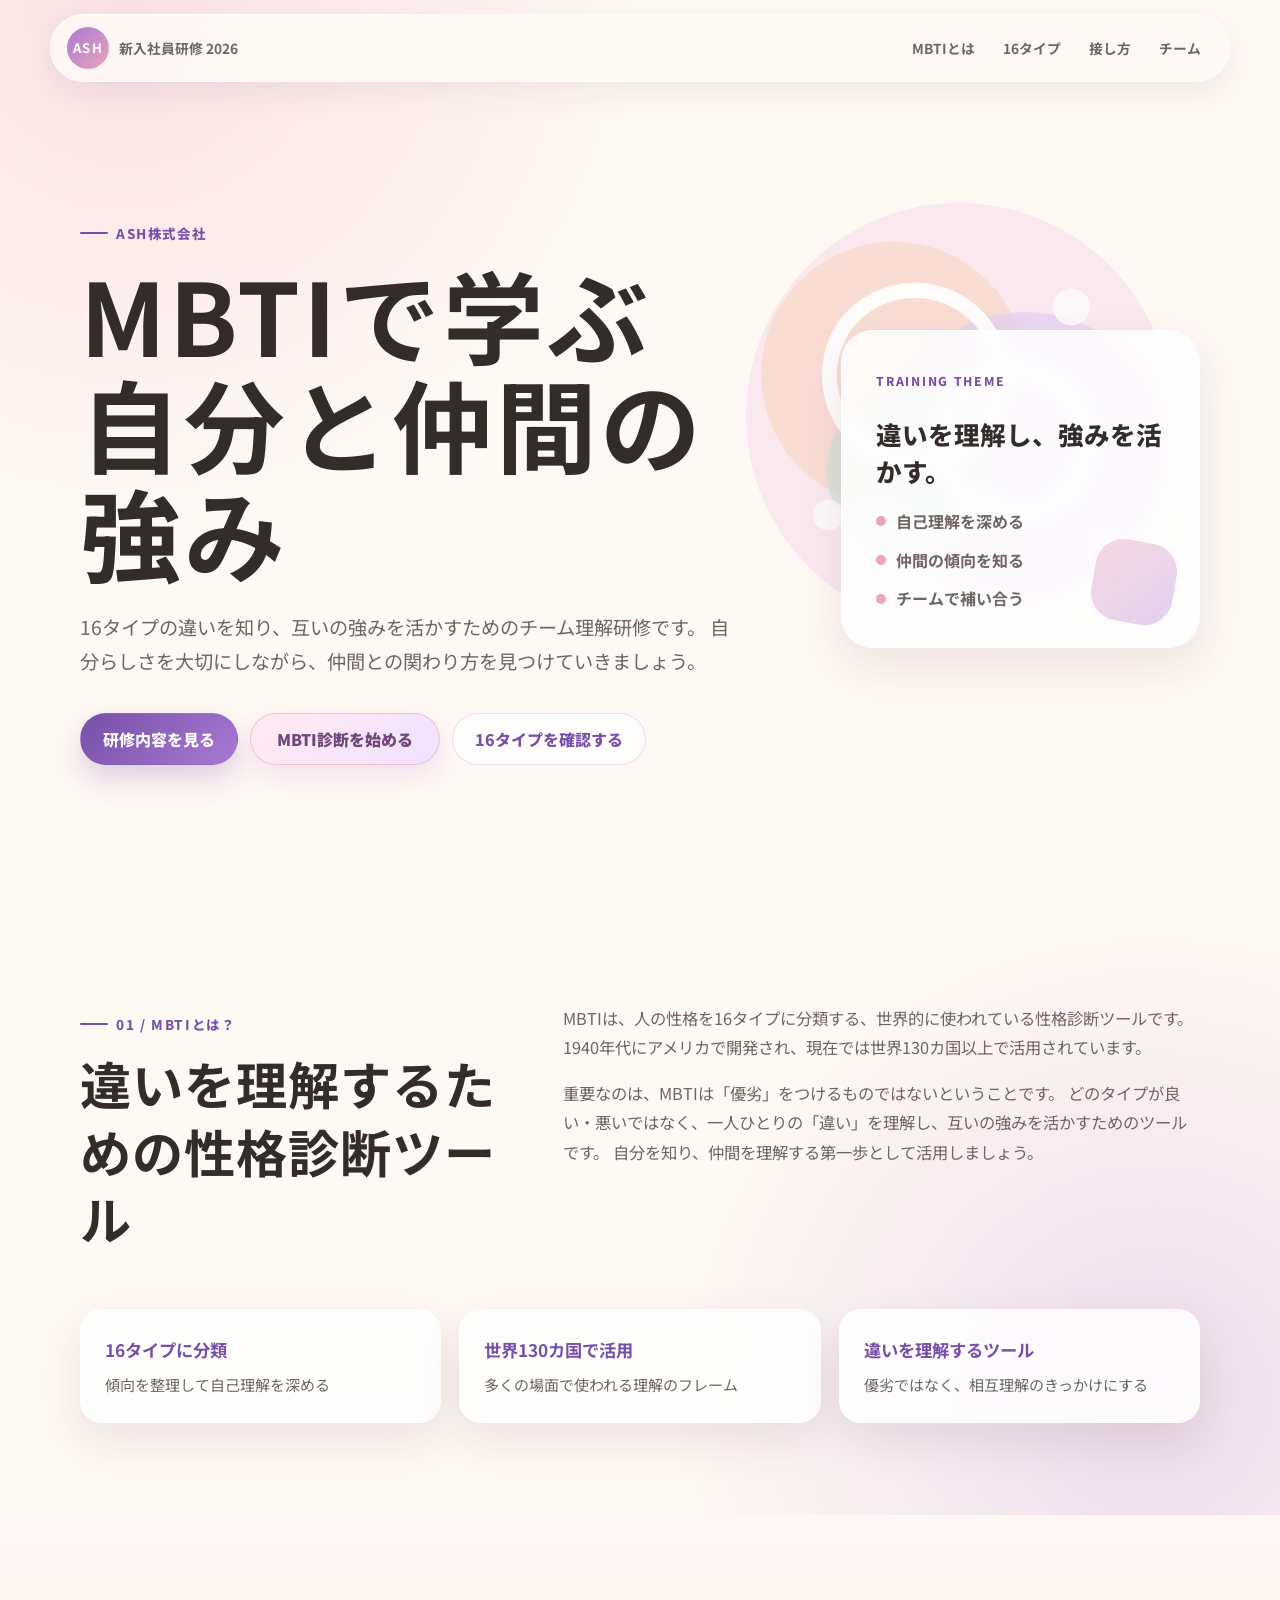
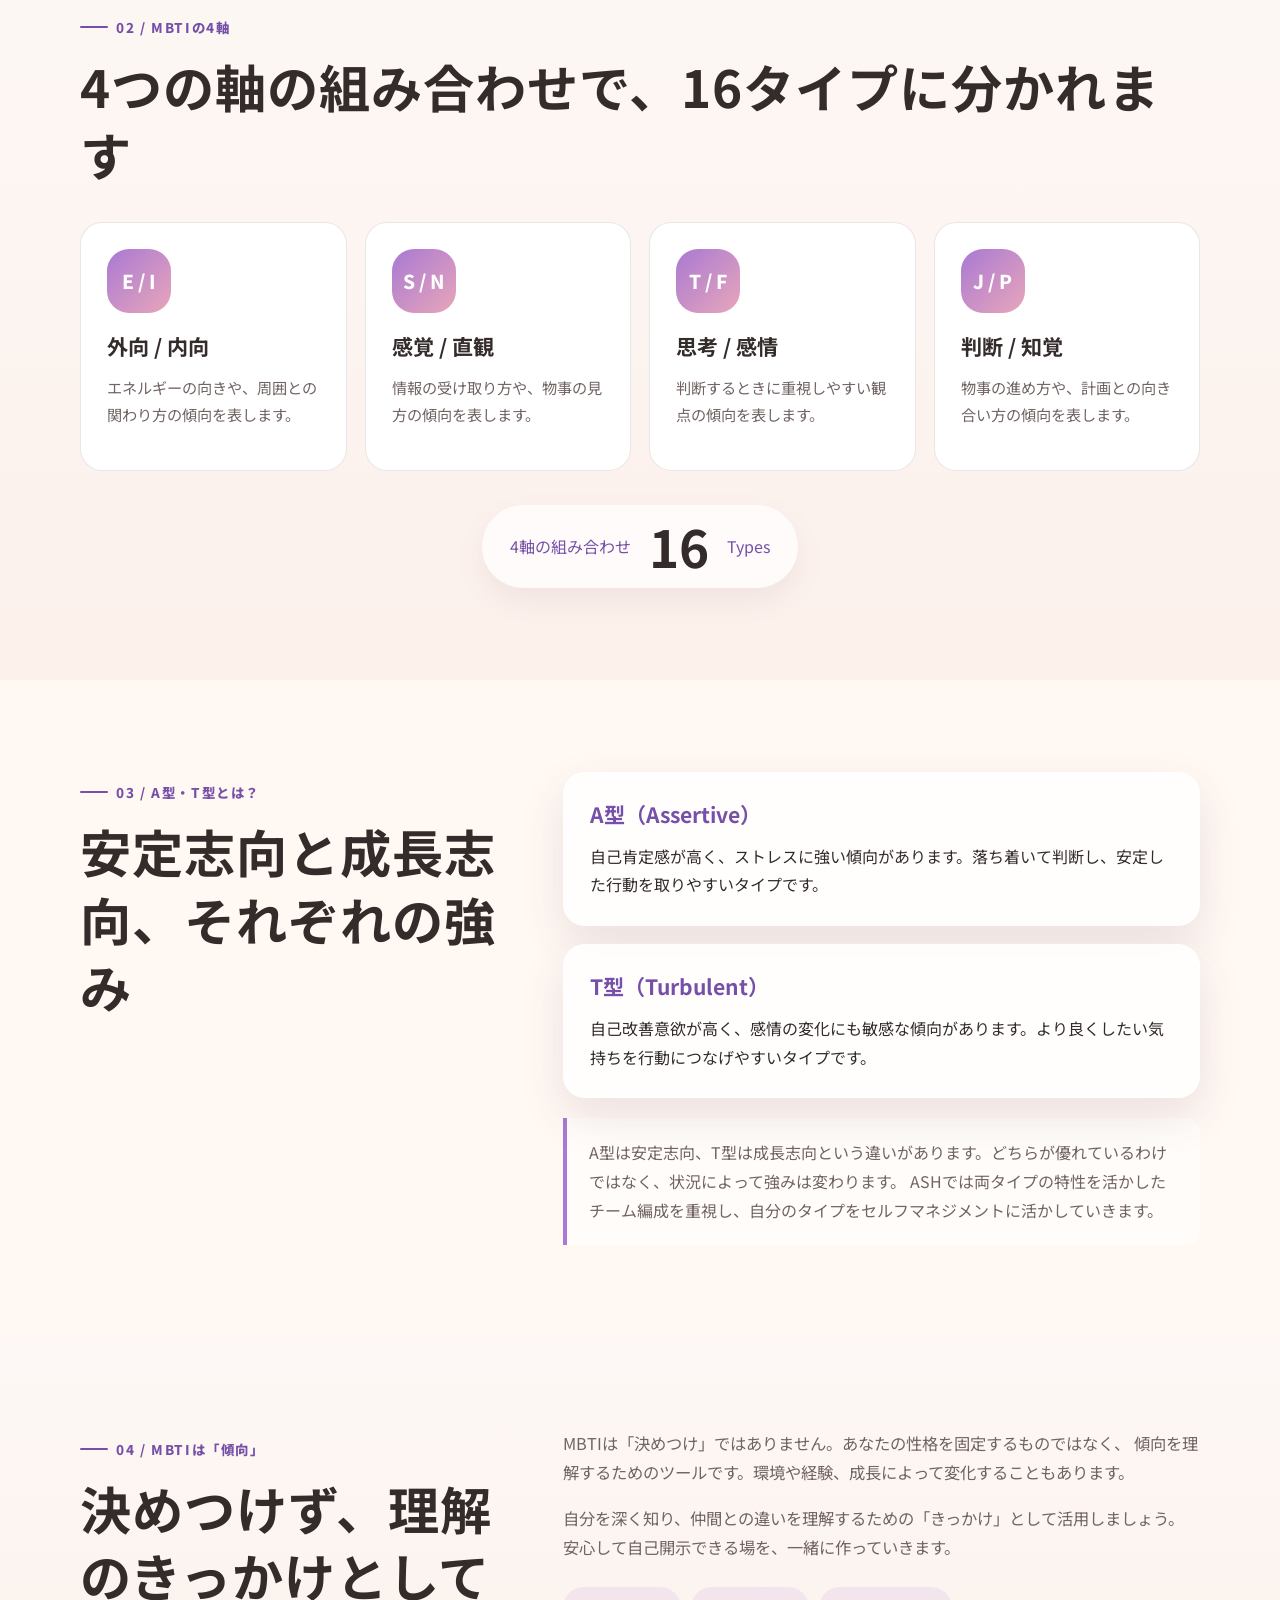
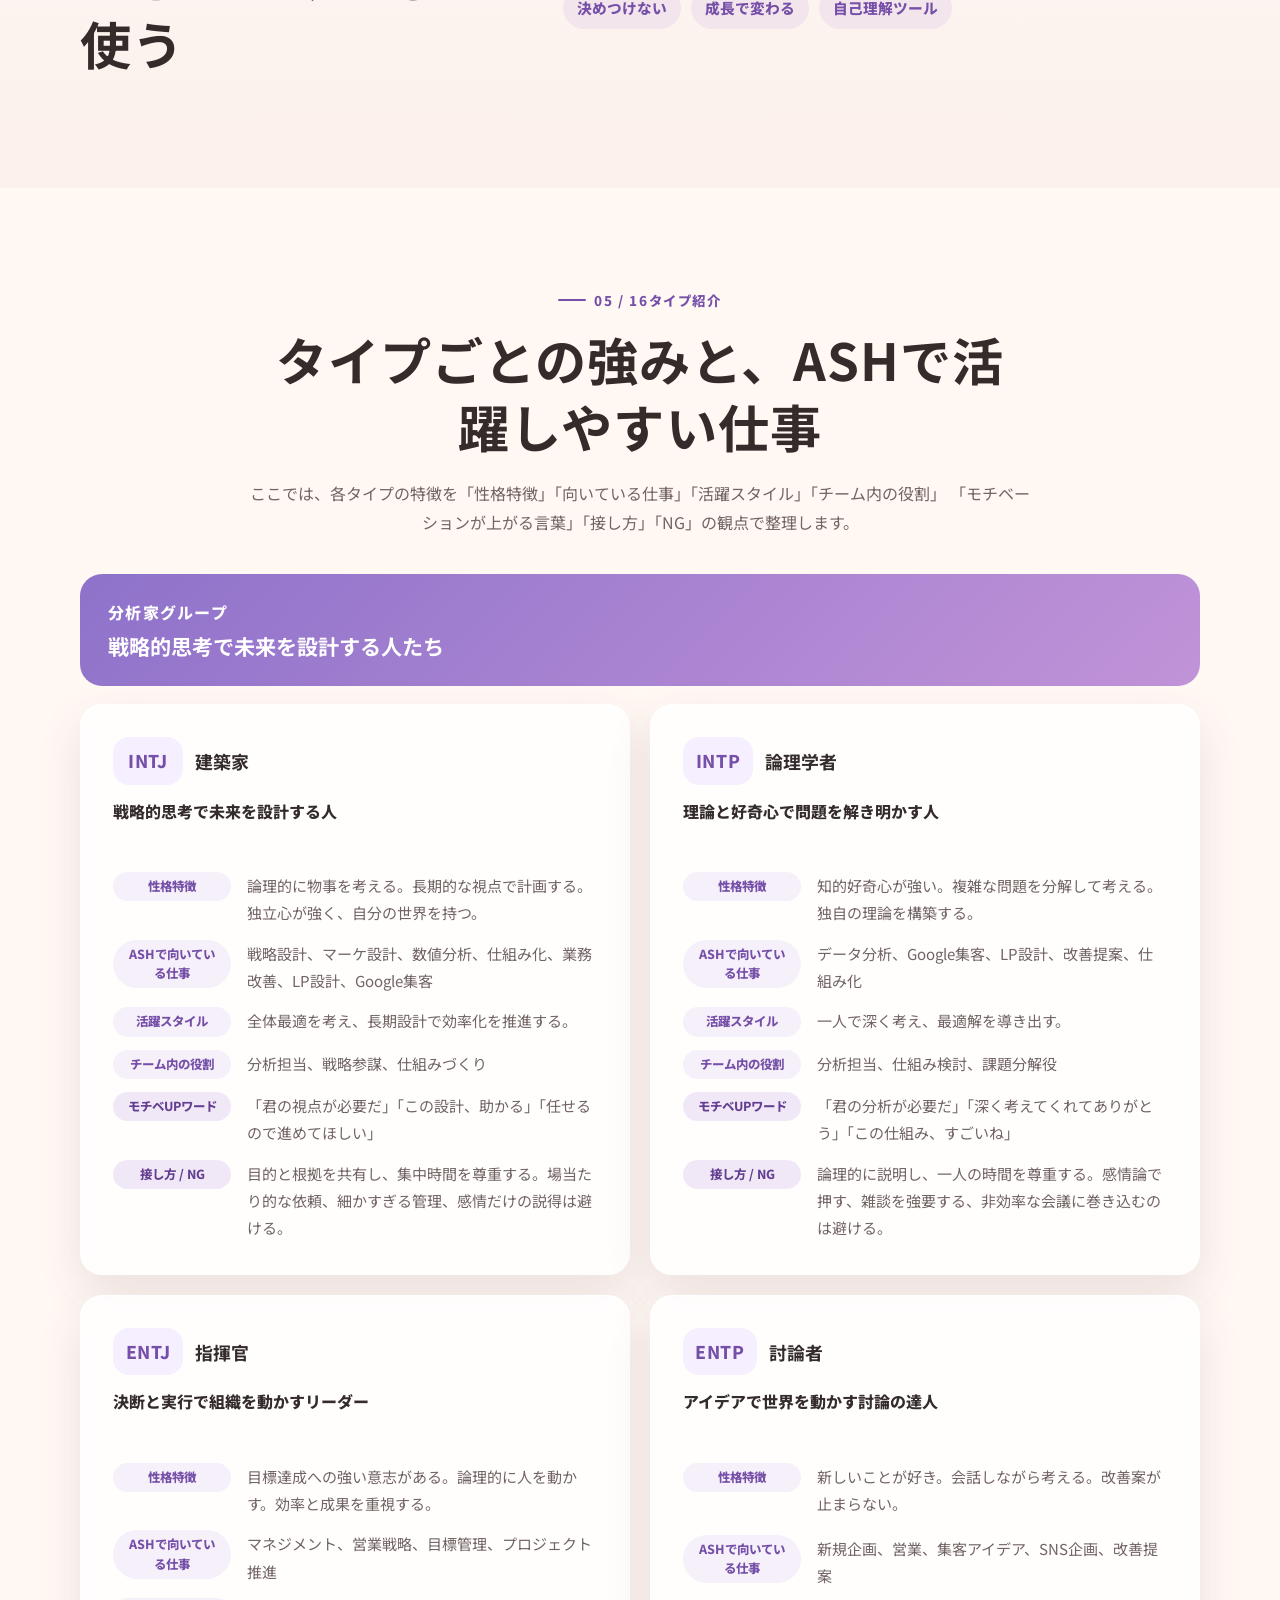
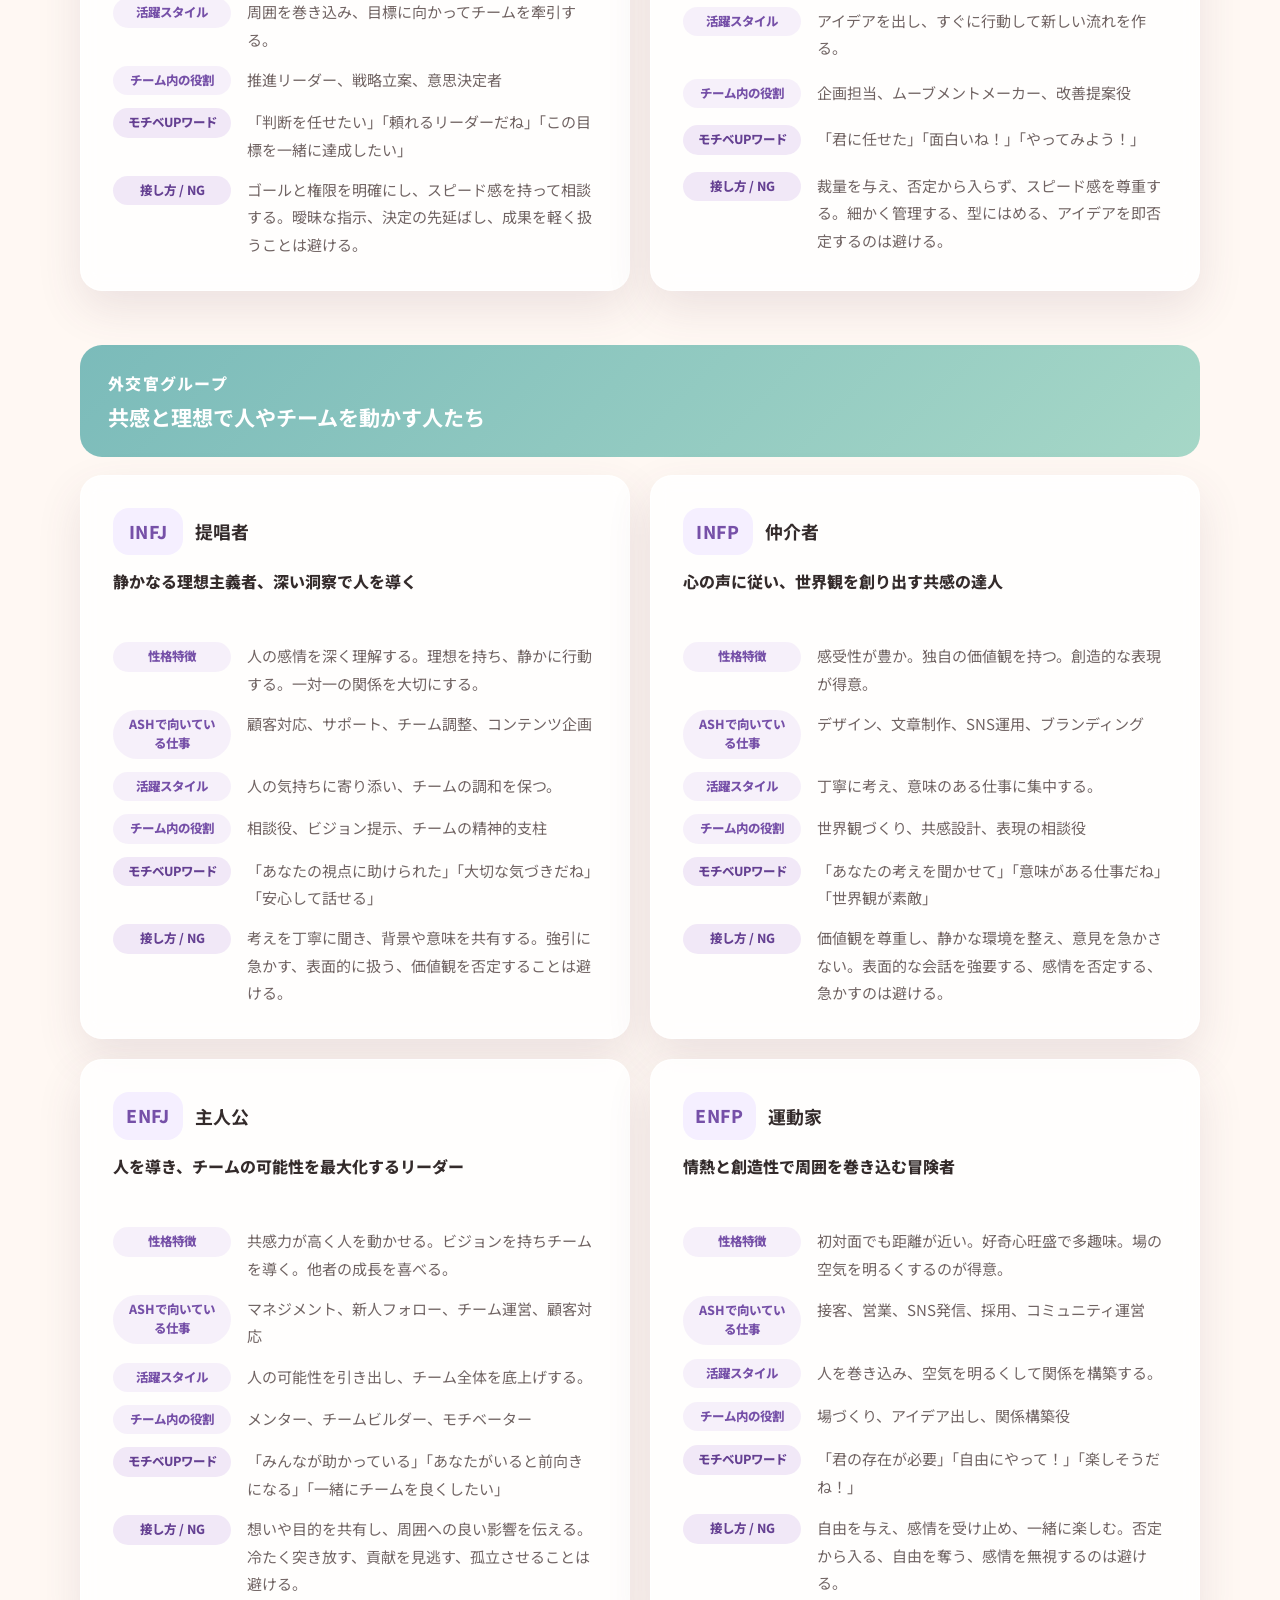
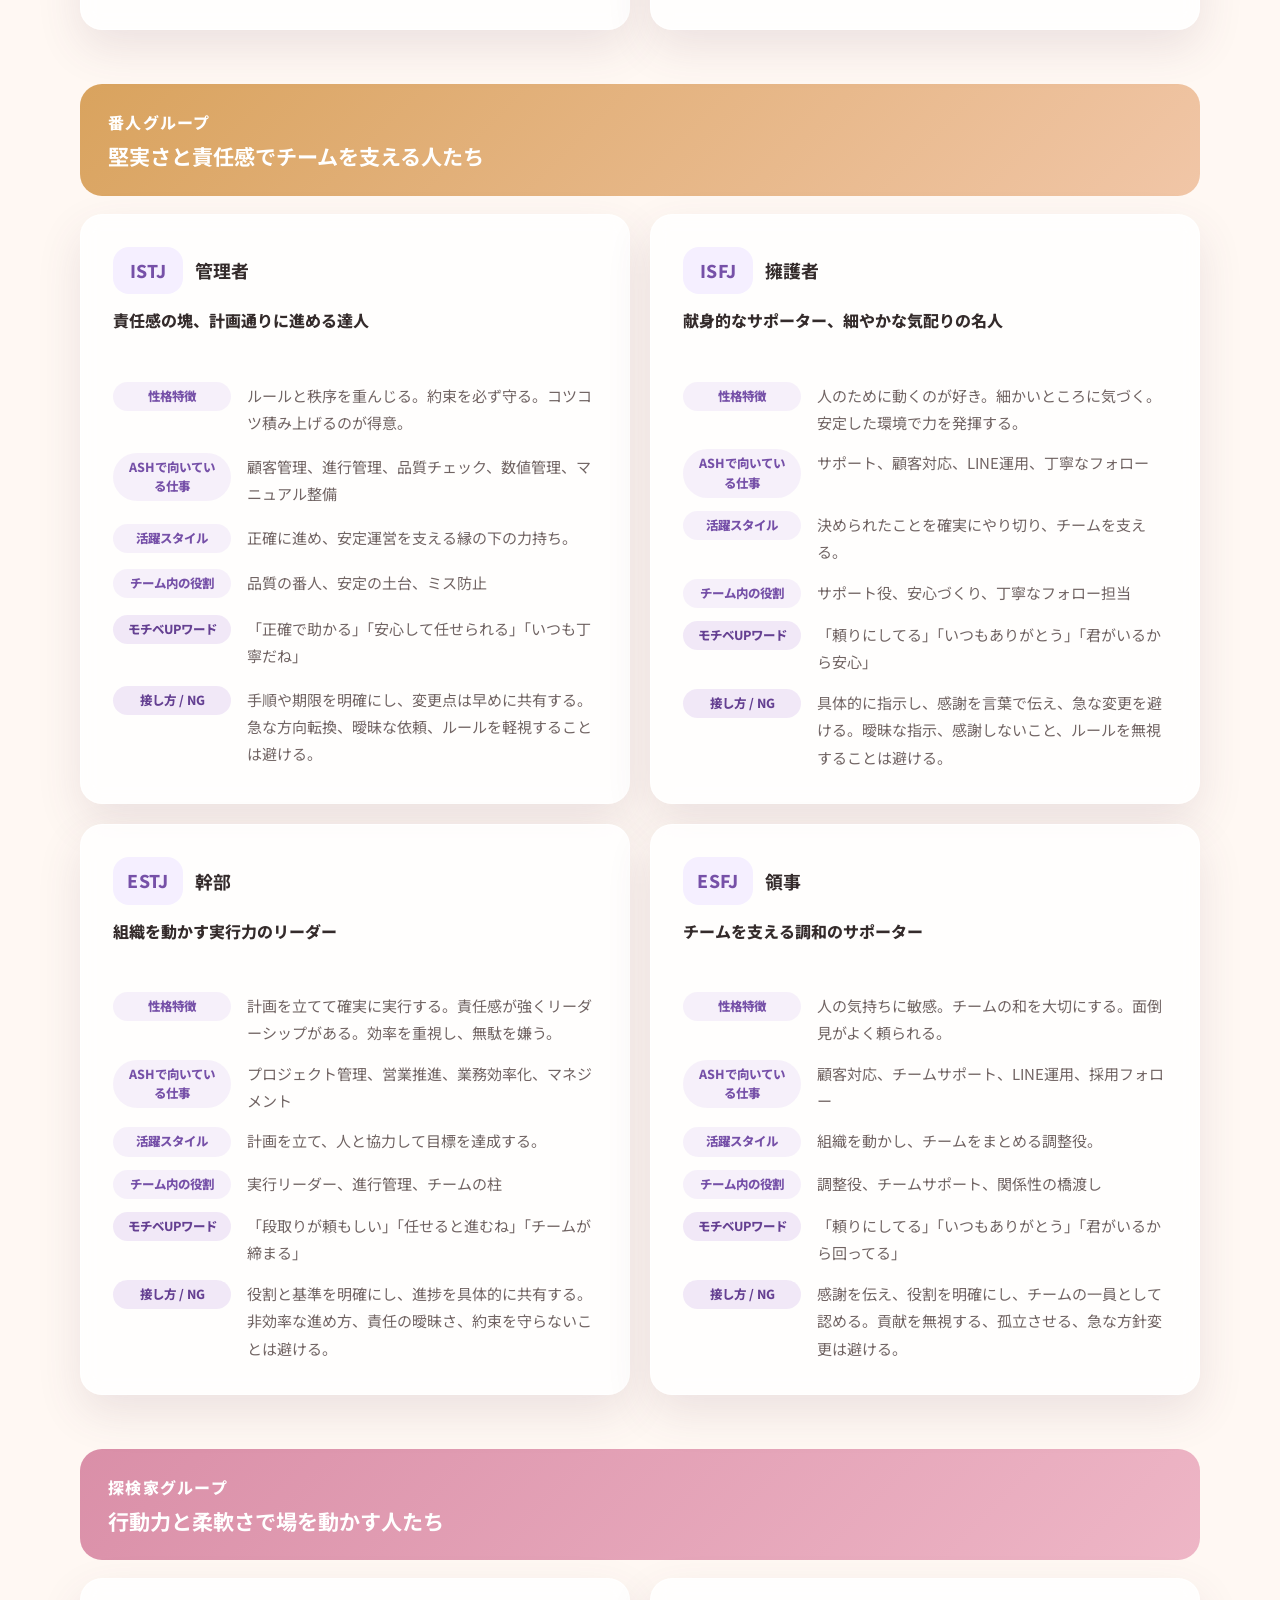
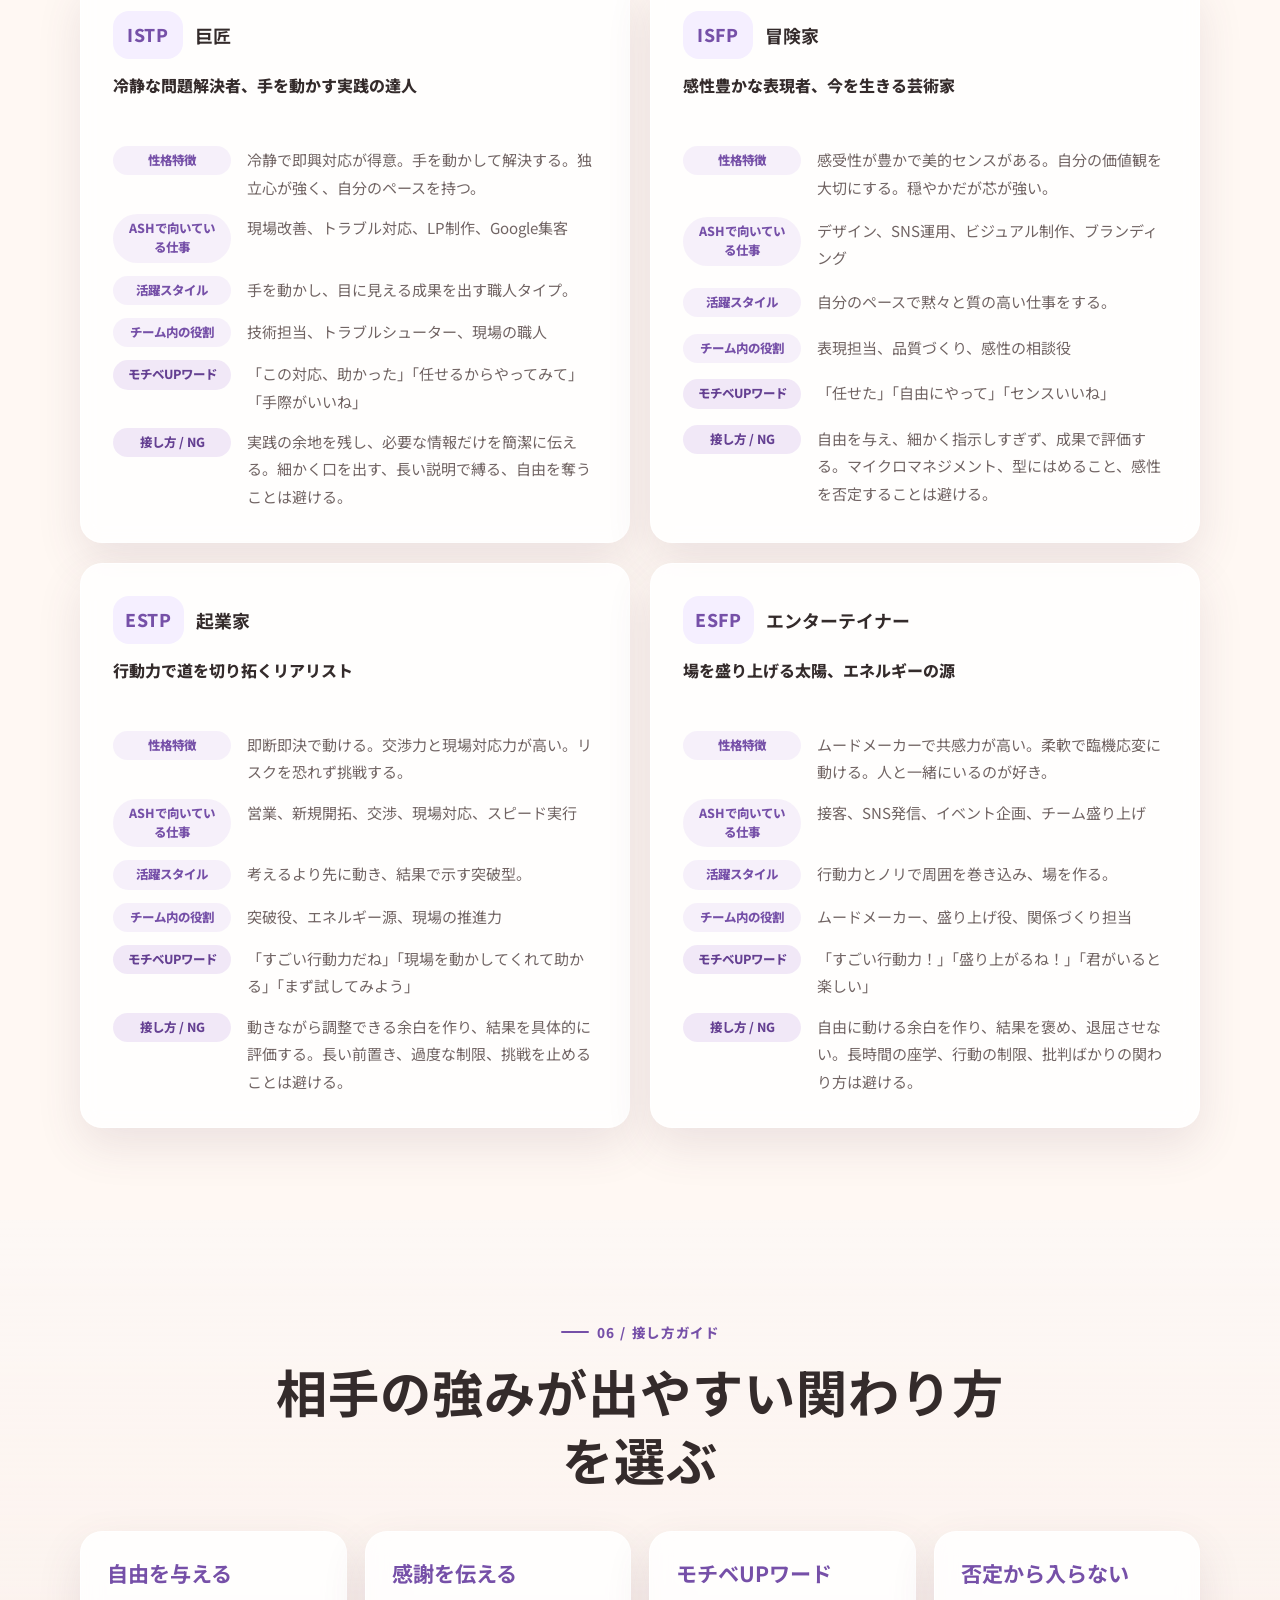
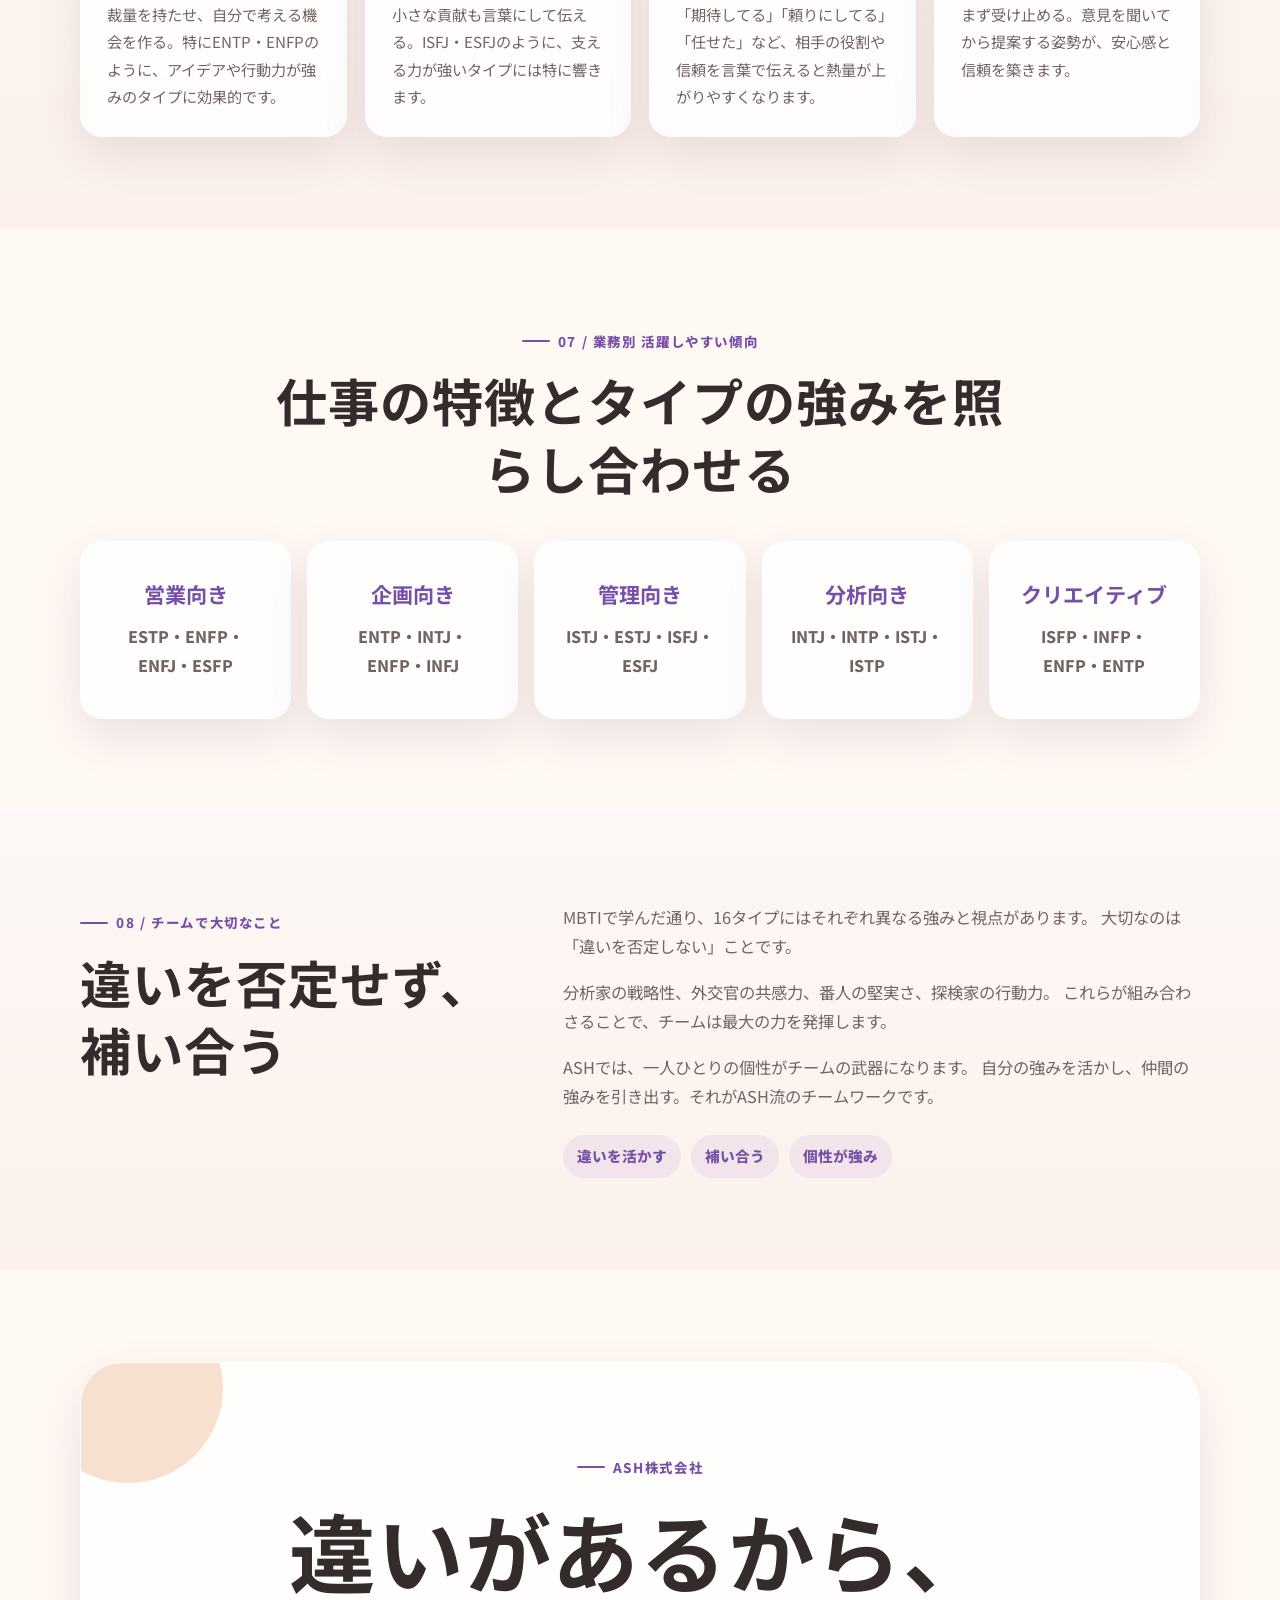
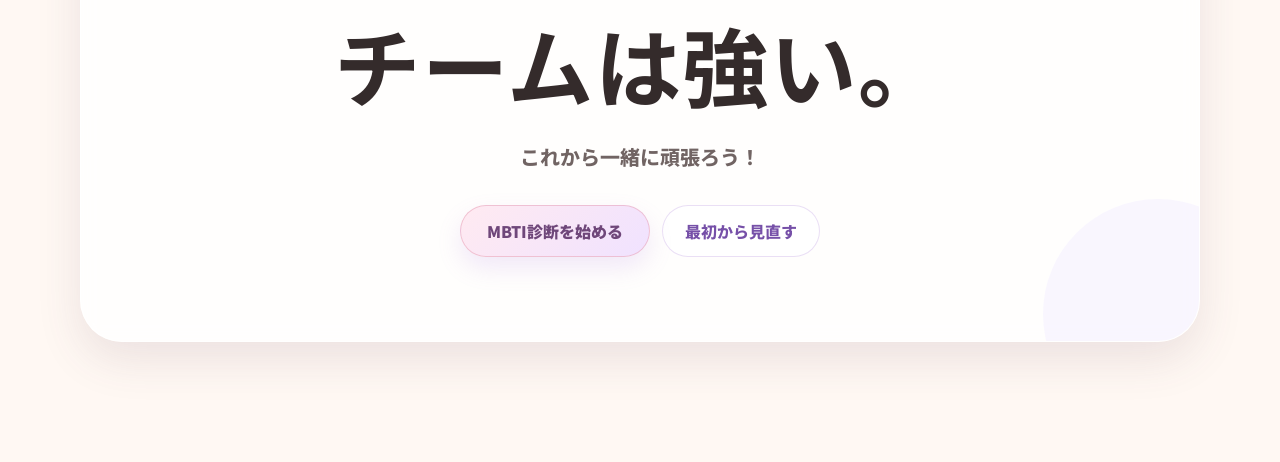
<file: MBTI診断LP(公開用)/index.html>
<!DOCTYPE html>
<html lang="ja">
<head>
  <meta charset="UTF-8">
  <meta name="viewport" content="width=device-width, initial-scale=1.0">
  <title>MBTIで学ぶ 自分と仲間の強み | ASH 新入社員研修 2026</title>
  <meta name="description" content="MBTIを通じて自分と仲間の違いを理解し、チームで強みを活かすためのASH新入社員研修LPです。">
  <meta name="robots" content="index, follow">
  <meta name="theme-color" content="#fff8f3">
  <link rel="canonical" href="https://mbti-up.store-ash.jp/">
  <meta property="og:type" content="website">
  <meta property="og:locale" content="ja_JP">
  <meta property="og:url" content="https://mbti-up.store-ash.jp/">
  <meta property="og:title" content="MBTIで学ぶ 自分と仲間の強み | ASH 新入社員研修 2026">
  <meta property="og:description" content="MBTIを通じて自分と仲間の違いを理解し、チームで強みを活かすためのASH新入社員研修LPです。">
  <link rel="preconnect" href="https://fonts.googleapis.com">
  <link rel="preconnect" href="https://fonts.gstatic.com" crossorigin>
  <link href="https://fonts.googleapis.com/css2?family=Noto+Sans+JP:wght@400;500;700;800&display=swap" rel="stylesheet">
  <link rel="stylesheet" href="style.css">
</head>
<body>
  <header class="site-header">
    <a class="brand" href="#top" aria-label="ASH株式会社 トップへ">
      <span class="brand-mark">ASH</span>
      <span>新入社員研修 2026</span>
    </a>
    <nav class="header-nav" aria-label="ページ内ナビゲーション">
      <a href="#about">MBTIとは</a>
      <a href="#types">16タイプ</a>
      <a href="#guide">接し方</a>
      <a href="#team">チーム</a>
    </nav>
  </header>

  <main id="top">
    <section class="hero section">
      <div class="hero-bg" aria-hidden="true"></div>
      <div class="container hero-grid">
        <div class="hero-copy">
          <p class="eyebrow">ASH株式会社</p>
          <h1>MBTIで学ぶ<br>自分と仲間の強み</h1>
          <p class="hero-lead">
            16タイプの違いを知り、互いの強みを活かすためのチーム理解研修です。
            自分らしさを大切にしながら、仲間との関わり方を見つけていきましょう。
          </p>
          <div class="hero-actions" aria-label="主要導線">
            <a class="button button-primary" href="#about">研修内容を見る</a>
            <a class="button button-diagnosis" href="https://www.16personalities.com/ja/性格診断テスト" target="_blank" rel="noopener noreferrer">MBTI診断を始める</a>
            <a class="button button-soft" href="#types">16タイプを確認する</a>
          </div>
        </div>
        <div class="hero-card" aria-label="研修のポイント">
          <span class="card-label">Training Theme</span>
          <p>違いを理解し、強みを活かす。</p>
          <ul>
            <li>自己理解を深める</li>
            <li>仲間の傾向を知る</li>
            <li>チームで補い合う</li>
          </ul>
        </div>
      </div>
    </section>

    <section id="about" class="section">
      <div class="container two-column">
        <div>
          <p class="eyebrow">01 / MBTIとは？</p>
          <h2>違いを理解するための性格診断ツール</h2>
        </div>
        <div class="text-block">
          <p>
            MBTIは、人の性格を16タイプに分類する、世界的に使われている性格診断ツールです。
            1940年代にアメリカで開発され、現在では世界130カ国以上で活用されています。
          </p>
          <p>
            重要なのは、MBTIは「優劣」をつけるものではないということです。
            どのタイプが良い・悪いではなく、一人ひとりの「違い」を理解し、互いの強みを活かすためのツールです。
            自分を知り、仲間を理解する第一歩として活用しましょう。
          </p>
        </div>
      </div>
      <div class="container point-grid">
        <article class="point-card">
          <strong>16タイプに分類</strong>
          <span>傾向を整理して自己理解を深める</span>
        </article>
        <article class="point-card">
          <strong>世界130カ国で活用</strong>
          <span>多くの場面で使われる理解のフレーム</span>
        </article>
        <article class="point-card">
          <strong>違いを理解するツール</strong>
          <span>優劣ではなく、相互理解のきっかけにする</span>
        </article>
      </div>
    </section>

    <section class="section section-tint">
      <div class="container">
        <p class="eyebrow">02 / MBTIの4軸</p>
        <h2>4つの軸の組み合わせで、16タイプに分かれます</h2>
        <div class="axis-grid">
          <article>
            <span>E / I</span>
            <h3>外向 / 内向</h3>
            <p>エネルギーの向きや、周囲との関わり方の傾向を表します。</p>
          </article>
          <article>
            <span>S / N</span>
            <h3>感覚 / 直観</h3>
            <p>情報の受け取り方や、物事の見方の傾向を表します。</p>
          </article>
          <article>
            <span>T / F</span>
            <h3>思考 / 感情</h3>
            <p>判断するときに重視しやすい観点の傾向を表します。</p>
          </article>
          <article>
            <span>J / P</span>
            <h3>判断 / 知覚</h3>
            <p>物事の進め方や、計画との向き合い方の傾向を表します。</p>
          </article>
        </div>
        <div class="number-card">
          <span>4軸の組み合わせ</span>
          <strong>16</strong>
          <span>Types</span>
        </div>
      </div>
    </section>

    <section class="section">
      <div class="container two-column">
        <div>
          <p class="eyebrow">03 / A型・T型とは？</p>
          <h2>安定志向と成長志向、それぞれの強み</h2>
        </div>
        <div class="stack">
          <article class="soft-card">
            <h3>A型（Assertive）</h3>
            <p>自己肯定感が高く、ストレスに強い傾向があります。落ち着いて判断し、安定した行動を取りやすいタイプです。</p>
          </article>
          <article class="soft-card">
            <h3>T型（Turbulent）</h3>
            <p>自己改善意欲が高く、感情の変化にも敏感な傾向があります。より良くしたい気持ちを行動につなげやすいタイプです。</p>
          </article>
          <p class="note">
            A型は安定志向、T型は成長志向という違いがあります。どちらが優れているわけではなく、状況によって強みは変わります。
            ASHでは両タイプの特性を活かしたチーム編成を重視し、自分のタイプをセルフマネジメントに活かしていきます。
          </p>
        </div>
      </div>
    </section>

    <section class="section section-tint">
      <div class="container two-column">
        <div>
          <p class="eyebrow">04 / MBTIは「傾向」</p>
          <h2>決めつけず、理解のきっかけとして使う</h2>
        </div>
        <div class="text-block">
          <p>
            MBTIは「決めつけ」ではありません。あなたの性格を固定するものではなく、
            傾向を理解するためのツールです。環境や経験、成長によって変化することもあります。
          </p>
          <p>
            自分を深く知り、仲間との違いを理解するための「きっかけ」として活用しましょう。
            安心して自己開示できる場を、一緒に作っていきます。
          </p>
          <div class="keyword-row">
            <span>決めつけない</span>
            <span>成長で変わる</span>
            <span>自己理解ツール</span>
          </div>
        </div>
      </div>
    </section>

    <section id="types" class="section">
      <div class="container section-heading">
        <p class="eyebrow">05 / 16タイプ紹介</p>
        <h2>タイプごとの強みと、ASHで活躍しやすい仕事</h2>
        <p>
          ここでは、各タイプの特徴を「性格特徴」「向いている仕事」「活躍スタイル」「チーム内の役割」
          「モチベーションが上がる言葉」「接し方」「NG」の観点で整理します。
        </p>
      </div>

      <div class="container type-section">
        <div class="group-heading analyst">
          <p>分析家グループ</p>
          <h3>戦略的思考で未来を設計する人たち</h3>
        </div>
        <div class="type-grid">
          <article class="type-card">
            <div class="type-title">
              <span>INTJ</span>
              <h4>建築家</h4>
            </div>
            <p class="type-catch">戦略的思考で未来を設計する人</p>
            <dl>
              <dt>性格特徴</dt>
              <dd>論理的に物事を考える。長期的な視点で計画する。独立心が強く、自分の世界を持つ。</dd>
              <dt>ASHで向いている仕事</dt>
              <dd>戦略設計、マーケ設計、数値分析、仕組み化、業務改善、LP設計、Google集客</dd>
              <dt>活躍スタイル</dt>
              <dd>全体最適を考え、長期設計で効率化を推進する。</dd>
              <dt>チーム内の役割</dt>
              <dd>分析担当、戦略参謀、仕組みづくり</dd>
              <dt>モチベUPワード</dt>
              <dd>「君の視点が必要だ」「この設計、助かる」「任せるので進めてほしい」</dd>
              <dt>接し方 / NG</dt>
              <dd>目的と根拠を共有し、集中時間を尊重する。場当たり的な依頼、細かすぎる管理、感情だけの説得は避ける。</dd>
            </dl>
          </article>
          <article class="type-card">
            <div class="type-title">
              <span>INTP</span>
              <h4>論理学者</h4>
            </div>
            <p class="type-catch">理論と好奇心で問題を解き明かす人</p>
            <dl>
              <dt>性格特徴</dt>
              <dd>知的好奇心が強い。複雑な問題を分解して考える。独自の理論を構築する。</dd>
              <dt>ASHで向いている仕事</dt>
              <dd>データ分析、Google集客、LP設計、改善提案、仕組み化</dd>
              <dt>活躍スタイル</dt>
              <dd>一人で深く考え、最適解を導き出す。</dd>
              <dt>チーム内の役割</dt>
              <dd>分析担当、仕組み検討、課題分解役</dd>
              <dt>モチベUPワード</dt>
              <dd>「君の分析が必要だ」「深く考えてくれてありがとう」「この仕組み、すごいね」</dd>
              <dt>接し方 / NG</dt>
              <dd>論理的に説明し、一人の時間を尊重する。感情論で押す、雑談を強要する、非効率な会議に巻き込むのは避ける。</dd>
            </dl>
          </article>
          <article class="type-card">
            <div class="type-title">
              <span>ENTJ</span>
              <h4>指揮官</h4>
            </div>
            <p class="type-catch">決断と実行で組織を動かすリーダー</p>
            <dl>
              <dt>性格特徴</dt>
              <dd>目標達成への強い意志がある。論理的に人を動かす。効率と成果を重視する。</dd>
              <dt>ASHで向いている仕事</dt>
              <dd>マネジメント、営業戦略、目標管理、プロジェクト推進</dd>
              <dt>活躍スタイル</dt>
              <dd>周囲を巻き込み、目標に向かってチームを牽引する。</dd>
              <dt>チーム内の役割</dt>
              <dd>推進リーダー、戦略立案、意思決定者</dd>
              <dt>モチベUPワード</dt>
              <dd>「判断を任せたい」「頼れるリーダーだね」「この目標を一緒に達成したい」</dd>
              <dt>接し方 / NG</dt>
              <dd>ゴールと権限を明確にし、スピード感を持って相談する。曖昧な指示、決定の先延ばし、成果を軽く扱うことは避ける。</dd>
            </dl>
          </article>
          <article class="type-card">
            <div class="type-title">
              <span>ENTP</span>
              <h4>討論者</h4>
            </div>
            <p class="type-catch">アイデアで世界を動かす討論の達人</p>
            <dl>
              <dt>性格特徴</dt>
              <dd>新しいことが好き。会話しながら考える。改善案が止まらない。</dd>
              <dt>ASHで向いている仕事</dt>
              <dd>新規企画、営業、集客アイデア、SNS企画、改善提案</dd>
              <dt>活躍スタイル</dt>
              <dd>アイデアを出し、すぐに行動して新しい流れを作る。</dd>
              <dt>チーム内の役割</dt>
              <dd>企画担当、ムーブメントメーカー、改善提案役</dd>
              <dt>モチベUPワード</dt>
              <dd>「君に任せた」「面白いね！」「やってみよう！」</dd>
              <dt>接し方 / NG</dt>
              <dd>裁量を与え、否定から入らず、スピード感を尊重する。細かく管理する、型にはめる、アイデアを即否定するのは避ける。</dd>
            </dl>
          </article>
        </div>
      </div>

      <div class="container type-section">
        <div class="group-heading diplomat">
          <p>外交官グループ</p>
          <h3>共感と理想で人やチームを動かす人たち</h3>
        </div>
        <div class="type-grid">
          <article class="type-card">
            <div class="type-title">
              <span>INFJ</span>
              <h4>提唱者</h4>
            </div>
            <p class="type-catch">静かなる理想主義者、深い洞察で人を導く</p>
            <dl>
              <dt>性格特徴</dt>
              <dd>人の感情を深く理解する。理想を持ち、静かに行動する。一対一の関係を大切にする。</dd>
              <dt>ASHで向いている仕事</dt>
              <dd>顧客対応、サポート、チーム調整、コンテンツ企画</dd>
              <dt>活躍スタイル</dt>
              <dd>人の気持ちに寄り添い、チームの調和を保つ。</dd>
              <dt>チーム内の役割</dt>
              <dd>相談役、ビジョン提示、チームの精神的支柱</dd>
              <dt>モチベUPワード</dt>
              <dd>「あなたの視点に助けられた」「大切な気づきだね」「安心して話せる」</dd>
              <dt>接し方 / NG</dt>
              <dd>考えを丁寧に聞き、背景や意味を共有する。強引に急かす、表面的に扱う、価値観を否定することは避ける。</dd>
            </dl>
          </article>
          <article class="type-card">
            <div class="type-title">
              <span>INFP</span>
              <h4>仲介者</h4>
            </div>
            <p class="type-catch">心の声に従い、世界観を創り出す共感の達人</p>
            <dl>
              <dt>性格特徴</dt>
              <dd>感受性が豊か。独自の価値観を持つ。創造的な表現が得意。</dd>
              <dt>ASHで向いている仕事</dt>
              <dd>デザイン、文章制作、SNS運用、ブランディング</dd>
              <dt>活躍スタイル</dt>
              <dd>丁寧に考え、意味のある仕事に集中する。</dd>
              <dt>チーム内の役割</dt>
              <dd>世界観づくり、共感設計、表現の相談役</dd>
              <dt>モチベUPワード</dt>
              <dd>「あなたの考えを聞かせて」「意味がある仕事だね」「世界観が素敵」</dd>
              <dt>接し方 / NG</dt>
              <dd>価値観を尊重し、静かな環境を整え、意見を急かさない。表面的な会話を強要する、感情を否定する、急かすのは避ける。</dd>
            </dl>
          </article>
          <article class="type-card">
            <div class="type-title">
              <span>ENFJ</span>
              <h4>主人公</h4>
            </div>
            <p class="type-catch">人を導き、チームの可能性を最大化するリーダー</p>
            <dl>
              <dt>性格特徴</dt>
              <dd>共感力が高く人を動かせる。ビジョンを持ちチームを導く。他者の成長を喜べる。</dd>
              <dt>ASHで向いている仕事</dt>
              <dd>マネジメント、新人フォロー、チーム運営、顧客対応</dd>
              <dt>活躍スタイル</dt>
              <dd>人の可能性を引き出し、チーム全体を底上げする。</dd>
              <dt>チーム内の役割</dt>
              <dd>メンター、チームビルダー、モチベーター</dd>
              <dt>モチベUPワード</dt>
              <dd>「みんなが助かっている」「あなたがいると前向きになる」「一緒にチームを良くしたい」</dd>
              <dt>接し方 / NG</dt>
              <dd>想いや目的を共有し、周囲への良い影響を伝える。冷たく突き放す、貢献を見逃す、孤立させることは避ける。</dd>
            </dl>
          </article>
          <article class="type-card">
            <div class="type-title">
              <span>ENFP</span>
              <h4>運動家</h4>
            </div>
            <p class="type-catch">情熱と創造性で周囲を巻き込む冒険者</p>
            <dl>
              <dt>性格特徴</dt>
              <dd>初対面でも距離が近い。好奇心旺盛で多趣味。場の空気を明るくするのが得意。</dd>
              <dt>ASHで向いている仕事</dt>
              <dd>接客、営業、SNS発信、採用、コミュニティ運営</dd>
              <dt>活躍スタイル</dt>
              <dd>人を巻き込み、空気を明るくして関係を構築する。</dd>
              <dt>チーム内の役割</dt>
              <dd>場づくり、アイデア出し、関係構築役</dd>
              <dt>モチベUPワード</dt>
              <dd>「君の存在が必要」「自由にやって！」「楽しそうだね！」</dd>
              <dt>接し方 / NG</dt>
              <dd>自由を与え、感情を受け止め、一緒に楽しむ。否定から入る、自由を奪う、感情を無視するのは避ける。</dd>
            </dl>
          </article>
        </div>
      </div>

      <div class="container type-section">
        <div class="group-heading sentinel">
          <p>番人グループ</p>
          <h3>堅実さと責任感でチームを支える人たち</h3>
        </div>
        <div class="type-grid">
          <article class="type-card">
            <div class="type-title">
              <span>ISTJ</span>
              <h4>管理者</h4>
            </div>
            <p class="type-catch">責任感の塊、計画通りに進める達人</p>
            <dl>
              <dt>性格特徴</dt>
              <dd>ルールと秩序を重んじる。約束を必ず守る。コツコツ積み上げるのが得意。</dd>
              <dt>ASHで向いている仕事</dt>
              <dd>顧客管理、進行管理、品質チェック、数値管理、マニュアル整備</dd>
              <dt>活躍スタイル</dt>
              <dd>正確に進め、安定運営を支える縁の下の力持ち。</dd>
              <dt>チーム内の役割</dt>
              <dd>品質の番人、安定の土台、ミス防止</dd>
              <dt>モチベUPワード</dt>
              <dd>「正確で助かる」「安心して任せられる」「いつも丁寧だね」</dd>
              <dt>接し方 / NG</dt>
              <dd>手順や期限を明確にし、変更点は早めに共有する。急な方向転換、曖昧な依頼、ルールを軽視することは避ける。</dd>
            </dl>
          </article>
          <article class="type-card">
            <div class="type-title">
              <span>ISFJ</span>
              <h4>擁護者</h4>
            </div>
            <p class="type-catch">献身的なサポーター、細やかな気配りの名人</p>
            <dl>
              <dt>性格特徴</dt>
              <dd>人のために動くのが好き。細かいところに気づく。安定した環境で力を発揮する。</dd>
              <dt>ASHで向いている仕事</dt>
              <dd>サポート、顧客対応、LINE運用、丁寧なフォロー</dd>
              <dt>活躍スタイル</dt>
              <dd>決められたことを確実にやり切り、チームを支える。</dd>
              <dt>チーム内の役割</dt>
              <dd>サポート役、安心づくり、丁寧なフォロー担当</dd>
              <dt>モチベUPワード</dt>
              <dd>「頼りにしてる」「いつもありがとう」「君がいるから安心」</dd>
              <dt>接し方 / NG</dt>
              <dd>具体的に指示し、感謝を言葉で伝え、急な変更を避ける。曖昧な指示、感謝しないこと、ルールを無視することは避ける。</dd>
            </dl>
          </article>
          <article class="type-card">
            <div class="type-title">
              <span>ESTJ</span>
              <h4>幹部</h4>
            </div>
            <p class="type-catch">組織を動かす実行力のリーダー</p>
            <dl>
              <dt>性格特徴</dt>
              <dd>計画を立てて確実に実行する。責任感が強くリーダーシップがある。効率を重視し、無駄を嫌う。</dd>
              <dt>ASHで向いている仕事</dt>
              <dd>プロジェクト管理、営業推進、業務効率化、マネジメント</dd>
              <dt>活躍スタイル</dt>
              <dd>計画を立て、人と協力して目標を達成する。</dd>
              <dt>チーム内の役割</dt>
              <dd>実行リーダー、進行管理、チームの柱</dd>
              <dt>モチベUPワード</dt>
              <dd>「段取りが頼もしい」「任せると進むね」「チームが締まる」</dd>
              <dt>接し方 / NG</dt>
              <dd>役割と基準を明確にし、進捗を具体的に共有する。非効率な進め方、責任の曖昧さ、約束を守らないことは避ける。</dd>
            </dl>
          </article>
          <article class="type-card">
            <div class="type-title">
              <span>ESFJ</span>
              <h4>領事</h4>
            </div>
            <p class="type-catch">チームを支える調和のサポーター</p>
            <dl>
              <dt>性格特徴</dt>
              <dd>人の気持ちに敏感。チームの和を大切にする。面倒見がよく頼られる。</dd>
              <dt>ASHで向いている仕事</dt>
              <dd>顧客対応、チームサポート、LINE運用、採用フォロー</dd>
              <dt>活躍スタイル</dt>
              <dd>組織を動かし、チームをまとめる調整役。</dd>
              <dt>チーム内の役割</dt>
              <dd>調整役、チームサポート、関係性の橋渡し</dd>
              <dt>モチベUPワード</dt>
              <dd>「頼りにしてる」「いつもありがとう」「君がいるから回ってる」</dd>
              <dt>接し方 / NG</dt>
              <dd>感謝を伝え、役割を明確にし、チームの一員として認める。貢献を無視する、孤立させる、急な方針変更は避ける。</dd>
            </dl>
          </article>
        </div>
      </div>

      <div class="container type-section">
        <div class="group-heading explorer">
          <p>探検家グループ</p>
          <h3>行動力と柔軟さで場を動かす人たち</h3>
        </div>
        <div class="type-grid">
          <article class="type-card">
            <div class="type-title">
              <span>ISTP</span>
              <h4>巨匠</h4>
            </div>
            <p class="type-catch">冷静な問題解決者、手を動かす実践の達人</p>
            <dl>
              <dt>性格特徴</dt>
              <dd>冷静で即興対応が得意。手を動かして解決する。独立心が強く、自分のペースを持つ。</dd>
              <dt>ASHで向いている仕事</dt>
              <dd>現場改善、トラブル対応、LP制作、Google集客</dd>
              <dt>活躍スタイル</dt>
              <dd>手を動かし、目に見える成果を出す職人タイプ。</dd>
              <dt>チーム内の役割</dt>
              <dd>技術担当、トラブルシューター、現場の職人</dd>
              <dt>モチベUPワード</dt>
              <dd>「この対応、助かった」「任せるからやってみて」「手際がいいね」</dd>
              <dt>接し方 / NG</dt>
              <dd>実践の余地を残し、必要な情報だけを簡潔に伝える。細かく口を出す、長い説明で縛る、自由を奪うことは避ける。</dd>
            </dl>
          </article>
          <article class="type-card">
            <div class="type-title">
              <span>ISFP</span>
              <h4>冒険家</h4>
            </div>
            <p class="type-catch">感性豊かな表現者、今を生きる芸術家</p>
            <dl>
              <dt>性格特徴</dt>
              <dd>感受性が豊かで美的センスがある。自分の価値観を大切にする。穏やかだが芯が強い。</dd>
              <dt>ASHで向いている仕事</dt>
              <dd>デザイン、SNS運用、ビジュアル制作、ブランディング</dd>
              <dt>活躍スタイル</dt>
              <dd>自分のペースで黙々と質の高い仕事をする。</dd>
              <dt>チーム内の役割</dt>
              <dd>表現担当、品質づくり、感性の相談役</dd>
              <dt>モチベUPワード</dt>
              <dd>「任せた」「自由にやって」「センスいいね」</dd>
              <dt>接し方 / NG</dt>
              <dd>自由を与え、細かく指示しすぎず、成果で評価する。マイクロマネジメント、型にはめること、感性を否定することは避ける。</dd>
            </dl>
          </article>
          <article class="type-card">
            <div class="type-title">
              <span>ESTP</span>
              <h4>起業家</h4>
            </div>
            <p class="type-catch">行動力で道を切り拓くリアリスト</p>
            <dl>
              <dt>性格特徴</dt>
              <dd>即断即決で動ける。交渉力と現場対応力が高い。リスクを恐れず挑戦する。</dd>
              <dt>ASHで向いている仕事</dt>
              <dd>営業、新規開拓、交渉、現場対応、スピード実行</dd>
              <dt>活躍スタイル</dt>
              <dd>考えるより先に動き、結果で示す突破型。</dd>
              <dt>チーム内の役割</dt>
              <dd>突破役、エネルギー源、現場の推進力</dd>
              <dt>モチベUPワード</dt>
              <dd>「すごい行動力だね」「現場を動かしてくれて助かる」「まず試してみよう」</dd>
              <dt>接し方 / NG</dt>
              <dd>動きながら調整できる余白を作り、結果を具体的に評価する。長い前置き、過度な制限、挑戦を止めることは避ける。</dd>
            </dl>
          </article>
          <article class="type-card">
            <div class="type-title">
              <span>ESFP</span>
              <h4>エンターテイナー</h4>
            </div>
            <p class="type-catch">場を盛り上げる太陽、エネルギーの源</p>
            <dl>
              <dt>性格特徴</dt>
              <dd>ムードメーカーで共感力が高い。柔軟で臨機応変に動ける。人と一緒にいるのが好き。</dd>
              <dt>ASHで向いている仕事</dt>
              <dd>接客、SNS発信、イベント企画、チーム盛り上げ</dd>
              <dt>活躍スタイル</dt>
              <dd>行動力とノリで周囲を巻き込み、場を作る。</dd>
              <dt>チーム内の役割</dt>
              <dd>ムードメーカー、盛り上げ役、関係づくり担当</dd>
              <dt>モチベUPワード</dt>
              <dd>「すごい行動力！」「盛り上がるね！」「君がいると楽しい」</dd>
              <dt>接し方 / NG</dt>
              <dd>自由に動ける余白を作り、結果を褒め、退屈させない。長時間の座学、行動の制限、批判ばかりの関わり方は避ける。</dd>
            </dl>
          </article>
        </div>
      </div>
    </section>

    <section id="guide" class="section section-tint">
      <div class="container section-heading">
        <p class="eyebrow">06 / 接し方ガイド</p>
        <h2>相手の強みが出やすい関わり方を選ぶ</h2>
      </div>
      <div class="container guide-grid">
        <article class="guide-card">
          <h3>自由を与える</h3>
          <p>裁量を持たせ、自分で考える機会を作る。特にENTP・ENFPのように、アイデアや行動力が強みのタイプに効果的です。</p>
        </article>
        <article class="guide-card">
          <h3>感謝を伝える</h3>
          <p>小さな貢献も言葉にして伝える。ISFJ・ESFJのように、支える力が強いタイプには特に響きます。</p>
        </article>
        <article class="guide-card">
          <h3>モチベUPワード</h3>
          <p>「期待してる」「頼りにしてる」「任せた」など、相手の役割や信頼を言葉で伝えると熱量が上がりやすくなります。</p>
        </article>
        <article class="guide-card">
          <h3>否定から入らない</h3>
          <p>まず受け止める。意見を聞いてから提案する姿勢が、安心感と信頼を築きます。</p>
        </article>
      </div>
    </section>

    <section class="section">
      <div class="container section-heading">
        <p class="eyebrow">07 / 業務別 活躍しやすい傾向</p>
        <h2>仕事の特徴とタイプの強みを照らし合わせる</h2>
      </div>
      <div class="container work-grid">
        <article>
          <h3>営業向き</h3>
          <p>ESTP・ENFP・ENFJ・ESFP</p>
        </article>
        <article>
          <h3>企画向き</h3>
          <p>ENTP・INTJ・ENFP・INFJ</p>
        </article>
        <article>
          <h3>管理向き</h3>
          <p>ISTJ・ESTJ・ISFJ・ESFJ</p>
        </article>
        <article>
          <h3>分析向き</h3>
          <p>INTJ・INTP・ISTJ・ISTP</p>
        </article>
        <article>
          <h3>クリエイティブ</h3>
          <p>ISFP・INFP・ENFP・ENTP</p>
        </article>
      </div>
    </section>

    <section id="team" class="section section-tint">
      <div class="container two-column">
        <div>
          <p class="eyebrow">08 / チームで大切なこと</p>
          <h2>違いを否定せず、補い合う</h2>
        </div>
        <div class="text-block">
          <p>
            MBTIで学んだ通り、16タイプにはそれぞれ異なる強みと視点があります。
            大切なのは「違いを否定しない」ことです。
          </p>
          <p>
            分析家の戦略性、外交官の共感力、番人の堅実さ、探検家の行動力。
            これらが組み合わさることで、チームは最大の力を発揮します。
          </p>
          <p>
            ASHでは、一人ひとりの個性がチームの武器になります。
            自分の強みを活かし、仲間の強みを引き出す。それがASH流のチームワークです。
          </p>
          <div class="keyword-row">
            <span>違いを活かす</span>
            <span>補い合う</span>
            <span>個性が強み</span>
          </div>
        </div>
      </div>
    </section>

    <section class="closing section">
      <div class="container closing-card">
        <p class="eyebrow">ASH株式会社</p>
        <h2>違いがあるから、<br>チームは強い。</h2>
        <p>これから一緒に頑張ろう！</p>
        <div class="closing-actions" aria-label="下部導線">
          <a class="button button-diagnosis" href="https://www.16personalities.com/ja/性格診断テスト" target="_blank" rel="noopener noreferrer">MBTI診断を始める</a>
          <a class="button button-soft" href="#top">最初から見直す</a>
        </div>
      </div>
    </section>
  </main>
</body>
</html>
</file>
<file: MBTI診断LP(公開用)/style.css>
:root {
  --bg: #fff8f3;
  --bg-soft: #fbefe9;
  --bg-lilac: #f5efff;
  --surface: #ffffff;
  --surface-warm: #fffaf6;
  --text: #342b2b;
  --muted: #716463;
  --primary: #a979d3;
  --primary-dark: #7650a8;
  --pink: #e8a6ba;
  --peach: #f3c6a8;
  --mint: #a8d6c8;
  --line: rgba(111, 82, 82, 0.14);
  --shadow: 0 18px 45px rgba(99, 65, 88, 0.12);
  --radius-lg: 32px;
  --radius-md: 22px;
  --radius-sm: 14px;
  --container: 1120px;
}

* {
  box-sizing: border-box;
}

html {
  scroll-behavior: smooth;
}

body {
  margin: 0;
  color: var(--text);
  font-family: "Noto Sans JP", system-ui, -apple-system, BlinkMacSystemFont, "Segoe UI", sans-serif;
  line-height: 1.8;
  background:
    radial-gradient(circle at 10% 0%, rgba(232, 166, 186, 0.28), transparent 32rem),
    radial-gradient(circle at 90% 12%, rgba(169, 121, 211, 0.22), transparent 30rem),
    var(--bg);
}

img {
  display: block;
  max-width: 100%;
}

a {
  color: inherit;
  text-decoration: none;
}

p,
h1,
h2,
h3,
h4 {
  margin-top: 0;
}

p {
  margin-bottom: 1em;
}

.site-header {
  position: sticky;
  top: 0;
  z-index: 20;
  display: flex;
  align-items: center;
  justify-content: space-between;
  gap: 20px;
  width: min(calc(100% - 28px), 1180px);
  margin: 14px auto 0;
  padding: 12px 16px;
  border: 1px solid rgba(255, 255, 255, 0.72);
  border-radius: 999px;
  background: rgba(255, 250, 246, 0.86);
  box-shadow: 0 12px 30px rgba(83, 60, 78, 0.08);
  backdrop-filter: blur(16px);
}

.brand {
  display: inline-flex;
  align-items: center;
  gap: 10px;
  color: var(--muted);
  font-size: 0.86rem;
  font-weight: 700;
  white-space: nowrap;
}

.brand-mark {
  display: inline-grid;
  place-items: center;
  width: 42px;
  height: 42px;
  border-radius: 50%;
  color: #fff;
  font-size: 0.82rem;
  letter-spacing: 0.08em;
  background: linear-gradient(135deg, var(--primary), var(--pink));
}

.header-nav {
  display: flex;
  align-items: center;
  gap: 4px;
}

.header-nav a {
  padding: 8px 12px;
  border-radius: 999px;
  color: var(--muted);
  font-size: 0.86rem;
  font-weight: 700;
}

.header-nav a:hover {
  color: var(--primary-dark);
  background: rgba(169, 121, 211, 0.12);
}

.section {
  padding: 92px 0;
}

.section-tint {
  background:
    linear-gradient(180deg, rgba(255, 255, 255, 0.56), rgba(255, 248, 243, 0.2)),
    var(--bg-soft);
}

.container {
  width: min(calc(100% - 40px), var(--container));
  margin: 0 auto;
}

.hero {
  position: relative;
  min-height: calc(100svh - 70px);
  display: grid;
  align-items: center;
  overflow: hidden;
  padding-top: 76px;
}

.hero-bg {
  position: absolute;
  inset: 0;
  pointer-events: none;
  background-image: url("assets/bg-pattern.svg");
  background-repeat: no-repeat;
  background-position: right 8% top 24%;
  background-size: min(520px, 80vw);
  opacity: 0.72;
}

.hero-grid {
  position: relative;
  display: grid;
  grid-template-columns: minmax(0, 1.1fr) minmax(280px, 0.55fr);
  gap: 44px;
  align-items: center;
}

.hero-copy h1 {
  margin-bottom: 24px;
  font-size: clamp(2.75rem, 8vw, 6.3rem);
  line-height: 1.08;
  letter-spacing: 0.03em;
}

.hero-lead {
  max-width: 650px;
  color: var(--muted);
  font-size: clamp(1rem, 2vw, 1.2rem);
}

.eyebrow {
  display: inline-flex;
  align-items: center;
  gap: 8px;
  margin-bottom: 14px;
  color: var(--primary-dark);
  font-size: 0.84rem;
  font-weight: 800;
  letter-spacing: 0.12em;
  text-transform: uppercase;
}

.eyebrow::before {
  content: "";
  width: 28px;
  height: 2px;
  border-radius: 999px;
  background: currentColor;
}

.hero-actions {
  display: flex;
  flex-wrap: wrap;
  gap: 12px;
  margin-top: 34px;
}

.button {
  display: inline-flex;
  align-items: center;
  justify-content: center;
  min-height: 52px;
  padding: 13px 22px;
  border: 1px solid transparent;
  border-radius: 999px;
  font-weight: 800;
  line-height: 1.4;
  transition: transform 0.2s ease, box-shadow 0.2s ease, background 0.2s ease;
}

.button:hover {
  transform: translateY(-2px);
}

.button-primary {
  color: #fff;
  background: linear-gradient(135deg, var(--primary-dark), var(--primary));
  box-shadow: 0 14px 28px rgba(118, 80, 168, 0.24);
}

.button-diagnosis {
  color: #6f477a;
  border-color: rgba(232, 166, 186, 0.58);
  padding-inline: 26px;
  font-weight: 900;
  background: linear-gradient(135deg, #ffeaf1, #f0e2ff);
  box-shadow: 0 11px 24px rgba(169, 121, 211, 0.16);
}

.button-diagnosis:hover {
  box-shadow: 0 13px 26px rgba(169, 121, 211, 0.19);
}

.button-soft {
  color: var(--primary-dark);
  border-color: rgba(169, 121, 211, 0.24);
  background: rgba(255, 255, 255, 0.72);
}

.hero-card,
.soft-card,
.type-card,
.guide-card,
.work-grid article,
.point-card,
.closing-card {
  border: 1px solid rgba(255, 255, 255, 0.78);
  background: rgba(255, 255, 255, 0.84);
  box-shadow: var(--shadow);
  backdrop-filter: blur(10px);
}

.hero-card {
  position: relative;
  padding: 34px;
  border-radius: var(--radius-lg);
}

.hero-card::after {
  content: "";
  position: absolute;
  right: 24px;
  bottom: 24px;
  width: 82px;
  height: 82px;
  border-radius: 28px;
  background: linear-gradient(135deg, rgba(232, 166, 186, 0.4), rgba(169, 121, 211, 0.35));
  transform: rotate(10deg);
}

.hero-card p {
  position: relative;
  z-index: 1;
  margin-bottom: 18px;
  font-size: 1.6rem;
  font-weight: 800;
  line-height: 1.45;
}

.hero-card ul {
  position: relative;
  z-index: 1;
  display: grid;
  gap: 10px;
  margin: 0;
  padding: 0;
  list-style: none;
}

.hero-card li {
  display: flex;
  align-items: center;
  gap: 10px;
  color: var(--muted);
  font-weight: 700;
}

.hero-card li::before {
  content: "";
  width: 10px;
  height: 10px;
  border-radius: 50%;
  background: var(--pink);
}

.card-label {
  display: inline-block;
  margin-bottom: 22px;
  color: var(--primary-dark);
  font-size: 0.76rem;
  font-weight: 800;
  letter-spacing: 0.14em;
  text-transform: uppercase;
}

.two-column {
  display: grid;
  grid-template-columns: minmax(240px, 0.8fr) minmax(0, 1.2fr);
  gap: 58px;
  align-items: start;
}

h2 {
  margin-bottom: 18px;
  font-size: clamp(2rem, 4vw, 3.3rem);
  line-height: 1.32;
  letter-spacing: 0.02em;
}

h3 {
  margin-bottom: 12px;
  font-size: 1.32rem;
  line-height: 1.45;
}

h4 {
  margin-bottom: 0;
  font-size: 1.12rem;
}

.text-block {
  color: var(--muted);
  font-size: 1.02rem;
}

.text-block p:last-child,
.soft-card p:last-child,
.guide-card p:last-child,
.work-grid p:last-child {
  margin-bottom: 0;
}

.point-grid {
  display: grid;
  grid-template-columns: repeat(3, 1fr);
  gap: 18px;
  margin-top: 38px;
}

.point-card {
  display: grid;
  gap: 6px;
  padding: 24px;
  border-radius: var(--radius-md);
}

.point-card strong {
  color: var(--primary-dark);
  font-size: 1.08rem;
}

.point-card span {
  color: var(--muted);
  font-size: 0.94rem;
}

.axis-grid {
  display: grid;
  grid-template-columns: repeat(4, 1fr);
  gap: 18px;
  margin-top: 34px;
}

.axis-grid article {
  min-height: 220px;
  padding: 26px;
  border: 1px solid var(--line);
  border-radius: var(--radius-md);
  background: var(--surface);
}

.axis-grid span {
  display: inline-grid;
  place-items: center;
  width: 64px;
  height: 64px;
  margin-bottom: 18px;
  border-radius: 22px;
  color: #fff;
  font-size: 1.2rem;
  font-weight: 800;
  background: linear-gradient(135deg, var(--primary), var(--pink));
}

.axis-grid p {
  color: var(--muted);
  font-size: 0.95rem;
}

.number-card {
  display: flex;
  align-items: center;
  justify-content: center;
  gap: 18px;
  width: fit-content;
  margin: 34px auto 0;
  padding: 16px 28px;
  border-radius: 999px;
  color: var(--primary-dark);
  background: rgba(255, 255, 255, 0.74);
  box-shadow: 0 12px 30px rgba(99, 65, 88, 0.08);
}

.number-card strong {
  color: var(--text);
  font-size: 3.2rem;
  line-height: 1;
}

.stack {
  display: grid;
  gap: 18px;
}

.soft-card {
  padding: 26px;
  border-radius: var(--radius-md);
}

.soft-card h3 {
  color: var(--primary-dark);
}

.note {
  margin: 2px 0 0;
  padding: 20px 22px;
  border-left: 4px solid var(--primary);
  border-radius: 0 var(--radius-sm) var(--radius-sm) 0;
  color: var(--muted);
  background: rgba(255, 255, 255, 0.56);
}

.keyword-row {
  display: flex;
  flex-wrap: wrap;
  gap: 10px;
  margin-top: 24px;
}

.keyword-row span {
  display: inline-flex;
  align-items: center;
  min-height: 40px;
  padding: 8px 14px;
  border-radius: 999px;
  color: var(--primary-dark);
  font-size: 0.92rem;
  font-weight: 800;
  background: rgba(169, 121, 211, 0.12);
}

.section-heading {
  max-width: 780px;
  margin-bottom: 38px;
  text-align: center;
}

.section-heading .eyebrow {
  justify-content: center;
}

.section-heading p:not(.eyebrow) {
  color: var(--muted);
}

.type-section + .type-section {
  margin-top: 54px;
}

.group-heading {
  margin-bottom: 18px;
  padding: 24px 28px;
  border-radius: var(--radius-md);
  color: #fff;
}

.group-heading p {
  margin-bottom: 4px;
  font-weight: 800;
  letter-spacing: 0.08em;
}

.group-heading h3 {
  margin-bottom: 0;
}

.analyst {
  background: linear-gradient(135deg, #8e72ca, #c193d8);
}

.diplomat {
  background: linear-gradient(135deg, #7bbbba, #a6d7c7);
}

.sentinel {
  background: linear-gradient(135deg, #d9a35e, #f1c6a7);
}

.explorer {
  background: linear-gradient(135deg, #da8fa8, #eeb6c6);
}

.type-grid {
  display: grid;
  grid-template-columns: repeat(2, minmax(0, 1fr));
  gap: 20px;
}

.type-card {
  display: flex;
  flex-direction: column;
  height: 100%;
  padding: 32px;
  border-radius: var(--radius-md);
}

.type-title {
  display: flex;
  align-items: center;
  gap: 12px;
  margin-bottom: 12px;
}

.type-title span {
  display: inline-grid;
  place-items: center;
  min-width: 70px;
  min-height: 44px;
  padding: 8px 12px;
  border-radius: 16px;
  color: var(--primary-dark);
  font-size: 1.1rem;
  font-weight: 800;
  letter-spacing: 0.04em;
  background: var(--bg-lilac);
}

.type-catch {
  min-height: 3.2em;
  margin-bottom: 24px;
  color: var(--text);
  font-weight: 800;
  line-height: 1.76;
}

.type-card dl {
  display: grid;
  grid-template-columns: minmax(118px, 0.32fr) minmax(0, 1fr);
  align-items: start;
  column-gap: 16px;
  row-gap: 13px;
  flex: 1;
  margin: 0;
}

.type-card dt {
  margin-top: 0;
  padding: 5px 11px;
  border-radius: 999px;
  color: var(--primary-dark);
  font-size: 0.78rem;
  font-weight: 800;
  line-height: 1.55;
  text-align: center;
  background: rgba(169, 121, 211, 0.1);
}

.type-card dt:nth-of-type(5),
.type-card dt:nth-of-type(6) {
  color: #654092;
  background: rgba(169, 121, 211, 0.16);
  font-weight: 800;
}

.type-card dd {
  margin: 0;
  color: var(--muted);
  font-size: 0.94rem;
  line-height: 1.82;
}

.guide-grid {
  display: grid;
  grid-template-columns: repeat(4, 1fr);
  gap: 18px;
}

.guide-card {
  padding: 26px;
  border-radius: var(--radius-md);
}

.guide-card h3 {
  color: var(--primary-dark);
}

.guide-card p {
  color: var(--muted);
  font-size: 0.95rem;
}

.work-grid {
  display: grid;
  grid-template-columns: repeat(5, 1fr);
  gap: 16px;
}

.work-grid article {
  display: grid;
  align-content: center;
  min-height: 178px;
  padding: 24px;
  border-radius: var(--radius-md);
  text-align: center;
}

.work-grid h3 {
  color: var(--primary-dark);
}

.work-grid p {
  color: var(--muted);
  font-weight: 800;
}

.closing {
  padding-bottom: 120px;
}

.closing-card {
  position: relative;
  overflow: hidden;
  padding: clamp(42px, 8vw, 84px);
  border-radius: 42px;
  text-align: center;
}

.closing-card::before,
.closing-card::after {
  content: "";
  position: absolute;
  border-radius: 50%;
  opacity: 0.55;
}

.closing-card::before {
  width: 190px;
  height: 190px;
  top: -70px;
  left: -48px;
  background: var(--peach);
}

.closing-card::after {
  width: 230px;
  height: 230px;
  right: -74px;
  bottom: -88px;
  background: var(--bg-lilac);
}

.closing-card > * {
  position: relative;
  z-index: 1;
}

.closing-card h2 {
  margin-bottom: 18px;
  font-size: clamp(2.4rem, 7vw, 5.4rem);
}

.closing-card p:not(.eyebrow) {
  color: var(--muted);
  font-size: 1.25rem;
  font-weight: 800;
}

.closing-actions {
  display: flex;
  flex-wrap: wrap;
  justify-content: center;
  gap: 12px;
  margin-top: 30px;
}

@media (max-width: 960px) {
  .site-header {
    align-items: flex-start;
    border-radius: 24px;
  }

  .header-nav {
    flex-wrap: wrap;
    justify-content: flex-end;
  }

  .hero-grid,
  .two-column,
  .type-grid {
    grid-template-columns: 1fr;
  }

  .axis-grid,
  .guide-grid {
    grid-template-columns: repeat(2, 1fr);
  }

  .point-grid,
  .work-grid {
    grid-template-columns: repeat(2, 1fr);
  }
}

@media (max-width: 640px) {
  body {
    line-height: 1.75;
  }

  .site-header {
    position: static;
    width: min(calc(100% - 24px), 1180px);
    margin-top: 12px;
    padding: 12px;
  }

  .brand {
    font-size: 0.78rem;
  }

  .brand-mark {
    width: 38px;
    height: 38px;
  }

  .header-nav {
    display: none;
  }

  .section {
    padding: 64px 0;
  }

  .container {
    width: min(calc(100% - 28px), var(--container));
  }

  .hero {
    min-height: auto;
    padding-top: 58px;
  }

  .hero-grid {
    gap: 28px;
  }

  .hero-copy h1 {
    margin-bottom: 18px;
    font-size: clamp(2.6rem, 14vw, 4.2rem);
  }

  .hero-actions {
    display: grid;
    margin-top: 24px;
  }

  .closing-actions {
    display: grid;
  }

  .button {
    width: 100%;
    min-height: 50px;
  }

  .button-diagnosis {
    min-height: 56px;
    padding-inline: 28px;
  }

  .hero-card,
  .soft-card,
  .type-card,
  .guide-card,
  .work-grid article,
  .point-card {
    padding: 22px;
  }

  .hero-card p {
    font-size: 1.32rem;
  }

  .two-column {
    gap: 20px;
  }

  h2 {
    font-size: clamp(1.8rem, 9vw, 2.7rem);
  }

  .point-grid,
  .axis-grid,
  .guide-grid,
  .work-grid {
    grid-template-columns: 1fr;
  }

  .axis-grid article {
    min-height: auto;
  }

  .number-card {
    width: 100%;
    gap: 12px;
    padding: 14px 18px;
  }

  .number-card strong {
    font-size: 2.6rem;
  }

  .section-heading {
    margin-bottom: 28px;
    text-align: left;
  }

  .section-heading .eyebrow {
    justify-content: flex-start;
  }

  .group-heading {
    padding: 20px;
  }

  .type-title {
    align-items: flex-start;
    flex-direction: column;
    gap: 8px;
  }

  .type-catch {
    min-height: auto;
    margin-bottom: 22px;
  }

  .type-card {
    padding: 24px;
  }

  .type-card dl {
    grid-template-columns: 1fr;
    row-gap: 9px;
  }

  .type-card dt {
    width: fit-content;
    text-align: left;
  }

  .work-grid article {
    min-height: 130px;
    text-align: left;
  }

  .closing {
    padding-bottom: 76px;
  }

  .closing-card {
    border-radius: 30px;
  }
}
</file>
